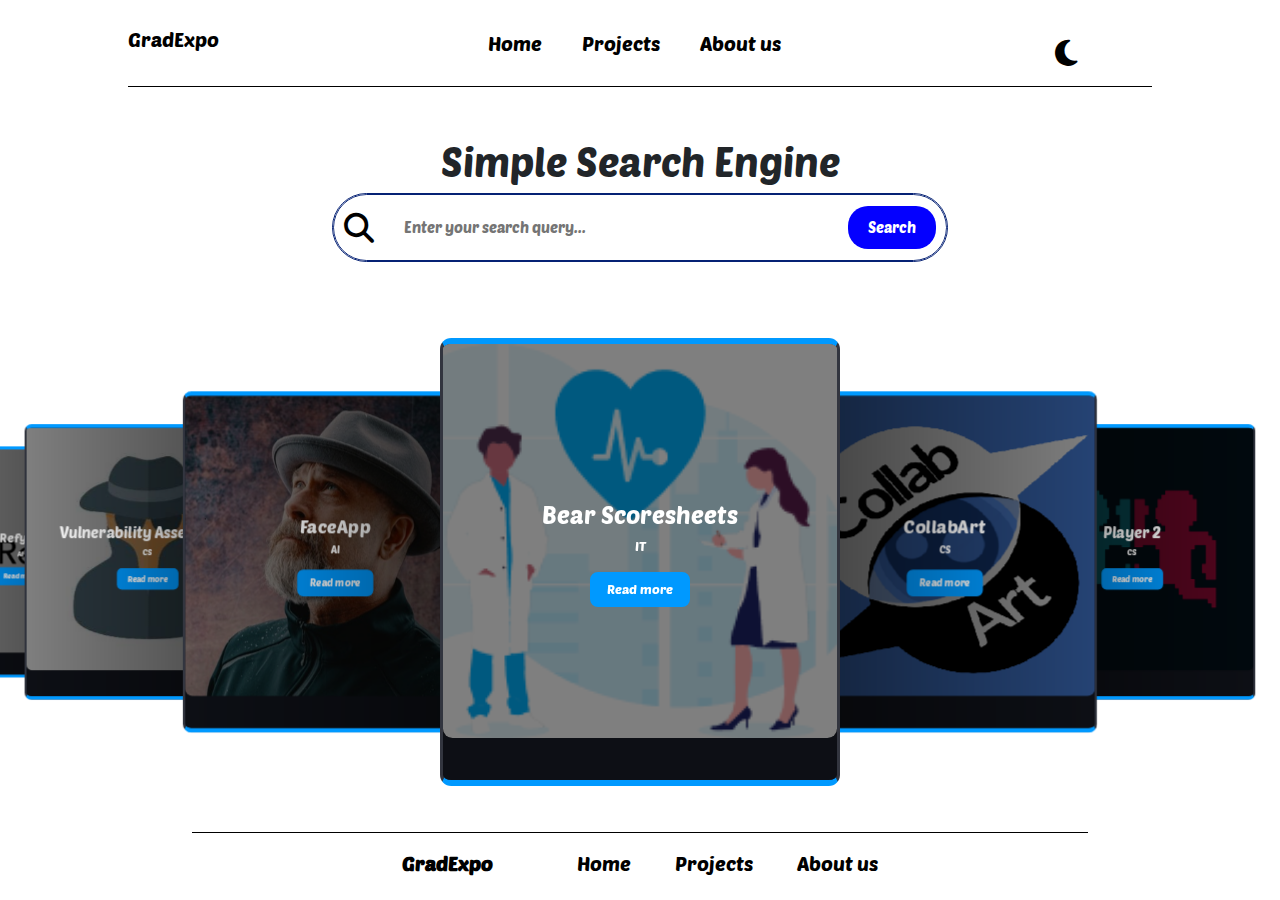
<file: GradExpo/Main/index.html>
<!DOCTYPE html>
<html lang="en">
<head>
    <meta charset="UTF-8">
    <meta name="viewport" content="width=device-width, initial-scale=1.0">
    <title>Home</title>
    <!-- fontawesome -->
    <link rel="stylesheet" href="./fontawesome/css/all.css">
    <!-- swiper css -->
    <link rel="stylesheet" href="./node_modules/swiper/swiper-bundle.min.css" />
    <!-- bootstrap -->
    <link href="https://cdn.jsdelivr.net/npm/bootstrap@5.3.3/dist/css/bootstrap.min.css" rel="stylesheet" integrity="sha384-QWTKZyjpPEjISv5WaRU9OFeRpok6YctnYmDr5pNlyT2bRjXh0JMhjY6hW+ALEwIH" crossorigin="anonymous">
    
    <!-- Script -->
<script  src="https://cdn.jsdelivr.net/npm/bootstrap@5.3.3/dist/js/bootstrap.bundle.min.js" integrity="sha384-YvpcrYf0tY3lHB60NNkmXc5s9fDVZLESaAA55NDzOxhy9GkcIdslK1eN7N6jIeHz" crossorigin="anonymous"></script>
    <!-- css -->
    <link rel="stylesheet" href="main.css">
    <link rel="preconnect" href="https://fonts.googleapis.com">
<link rel="preconnect" href="https://fonts.gstatic.com" crossorigin>
<link href="https://fonts.googleapis.com/css2?family=Poetsen+One&display=swap" rel="stylesheet">
</head>
<body>
<!-- NavBar Start  -->
<div class="design">

  <nav class="navbar">
  
    <h4 class="logo">GradExpo</h4>
    <div class="link">
      <div class="hide_links">
        <a  href="../Main/index.html" onmouseover="hover_a(this)" onmouseout="hover_link(this)" >Home</a>
      </div>
      <div class="hide_links">
      <a  href="../Projects/index.html" onmouseover="hover_a(this)" onmouseout="hover_link(this)">Projects</a>
      </div>
      <div class="hide_links">
      <a  href="../About Us/About Us.html" onmouseover="hover_a(this)" onmouseout="hover_link(this)">About us</a>
      </div>
    </div>
  <div  class="dark_menu">
      <button onclick="change_theme()" id="theme"><i class="fas fa-moon"></i></button>
      <i class="fa-solid fa-bars hidden" onclick="show_sidebar()"></i>
  </div>
</nav>

</div>
  <div class="sidebar">
      <div class="top">
          <h4 class="logo1">GradExpo</h4>
          <i class="fa-solid fa-xmark" onclick="hide_sidebar()"></i>
      </div>
      <div class="links">
          <a  href="../Main/index.html" onmouseover="hover_a(this)" onmouseout="hover_link(this)">Home</a>
          <a  href="../Projects/index.html" onmouseover="hover_a(this)" onmouseout="hover_link(this)">Projects</a>
          <a  href="../About Us/About Us.html" onmouseover="hover_a(this)" onmouseout="hover_link(this)">About us</a>
      </div>  
    </div>


<!-- NavBar End  -->

    <!-- Search Bar Start  -->
    <div class="container">
        <h1>Simple Search Engine</h1>
        <div class="search-container">
            <!-- Search icon entity -->
            <form id="Search_Form" class="search-container">
            <div class="search-icon"><i class="fa-solid fa-magnifying-glass"></i></div>
            <input type="text" id="searchInput" placeholder="Enter your search query...">
            <button class="searchButton" onclick="search()">Search</button>
          </form>
        </div>
        <!-- <ul id="searchResults"></ul> -->
        <!-- we need to customize th search result -->
    </div>
    <!-- featured projects -->
    <section class="collection">
        <div class="swiper mySwiper">
          <div class="swiper-wrapper">
        <div class="content swiper-slide">
          <img src="Images/BearScoresheets.png" alt=""style="background-color: rgba(0,0,0,0.5); color:white">
          <div class="text-content mask justify-content-center d-flex flex-column text-center">  
                        <h4 class="text-white">Bear Scoresheets</h4>
                        <p class="m-0 text-white"> IT</p>
                        <button class="btn btn-primary" onclick="window.open('../Project/Bear Scoresheets.html','_self')">Read more</button>
          </div>
        </div>
        <div class="content swiper-slide">
            <img src="Images/CollabArt.png" alt=""style="background-color: rgba(0,0,0,0.5); color:white">
            <div class="text-content mask justify-content-center d-flex flex-column text-center">  
                          <h4 class="text-white">CollabArt</h4>
                          <p class="m-0 text-white">CS</p>
              <button class="btn btn-primary" onclick="window.open('../Project/CollabArt.html','_self')">Read more</button>
          </div>
        </div>
        <div class="content swiper-slide">
            <img src="Images/player2.png" alt=""style="background-color: rgba(0,0,0,0.5); color:white">
            <div class="text-content mask justify-content-center d-flex flex-column text-center">  
                          <h4 class="text-white">Player 2</h4>
                          <p class="m-0 text-white">CS</p>
                          <button class="btn btn-primary" onclick="window.open('../Project/Player 2.html','_self')">Read more</button>
          </div>
        </div>
        <div class="content swiper-slide">
            <img src="Images/refyne.png" alt=""style="background-color: rgba(0,0,0,0.5); color:white">
            <div class="text-content mask justify-content-center d-flex flex-column text-center">  
                          <h4 class="text-white">Refyne</h4>
                          <p class="m-0 text-white">AI</p>
                          <button class="btn btn-primary" onclick="window.open('../Project/Refyne.html','_self')">Read more</button>
          </div>
        </div>
        <div class="content swiper-slide">
            <img src="Images/VulnerabilityAssessment.jpg" alt=""style="background-color: rgba(0,0,0,0.5); color:white">
            <div class="text-content mask justify-content-center d-flex flex-column text-center">  
                          <h4 class="text-white">Vulnerability Assessment</h4>
                          <p class="m-0 text-white">CS</p>
                          <button class="btn btn-primary" onclick="window.open('../Project/Vulnerability Assessment.html','_self')">Read more</button>
          </div>
        </div>
        <div class="content swiper-slide">
            <img src="Images/img-1.jpg" alt=""style="background-color: rgba(0,0,0,0.5); color:white">
            <div class="text-content mask justify-content-center d-flex flex-column text-center">  
                          <h4 class="text-white">FaceApp</h4>
                          <p class="m-0 text-white">AI</p>
                          <button class="btn btn-primary">Read more</button>
          </div>
        </div>
        </div>
        </div>
      </section>

    <!-- Search Bar End  -->
    <!-- Footer Start -->
    <footer class="footer">
        <h4 class="Logo">GradExpo</h4>
        <a  href="#Home" onmouseover="hover_a(this)" onmouseout="hover_link(this)">Home</a>
        <a  href="../Projects/index.html" onmouseover="hover_a(this)" onmouseout="hover_link(this)">Projects</a>
        <a  href="../About Us/About Us.html" onmouseover="hover_a(this)" onmouseout="hover_link(this)">About us</a>
        <!-- <img src="facebook.png" alt=""> -->
        <!-- <img src="twitter.png" alt=""> -->
        <!-- <img src="linkedin.png" alt=""> -->
    </footer>
    <!-- freatured projects -->
    <!-- swiper js -->
    <script src="./node_modules/swiper/swiper-bundle.min.js"></script>
      <!-- end of featured projects -->
    <!-- Footer End  -->
    <script src="Js.js"></script>
    
</body>
</html>
</file>
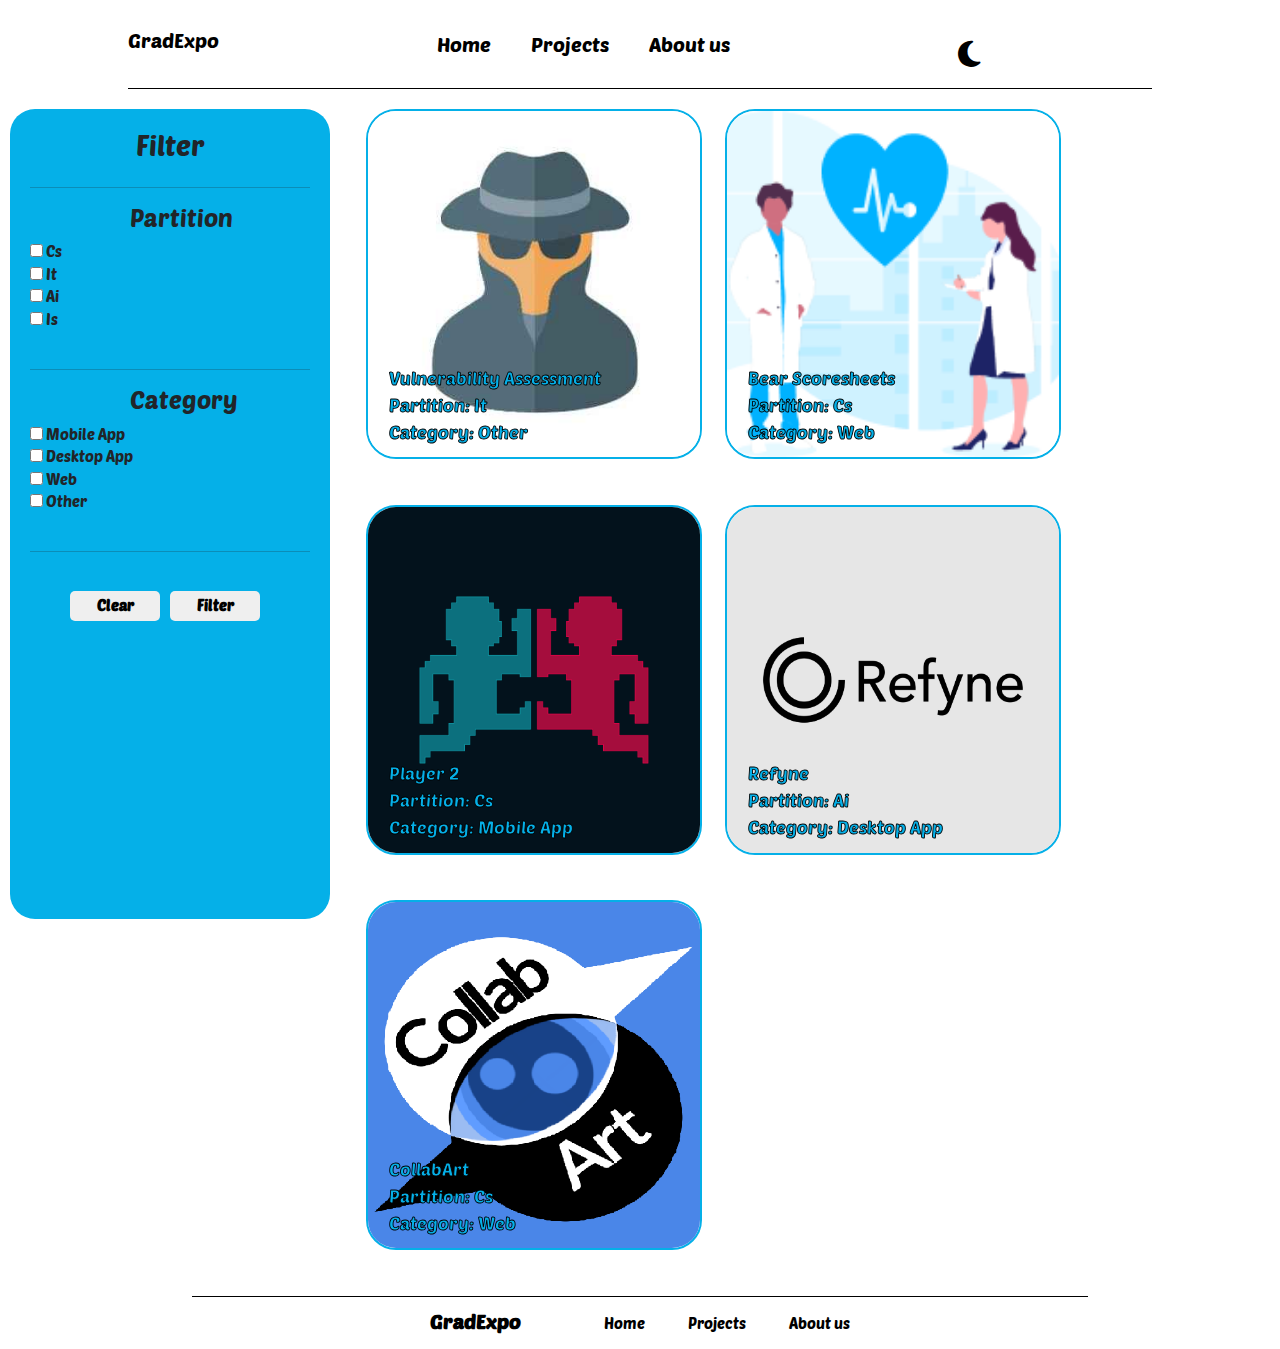
<file: GradExpo/Projects/index.html>
<!DOCTYPE html>
<html lang="en">
<head>
    <meta charset="UTF-8">
    <meta name="viewport" content="width=device-width, initial-scale=1.0">
    <link rel="preconnect" href="https://fonts.googleapis.com">
    <link rel="preconnect" href="https://fonts.gstatic.com" crossorigin>
    <link href="https://fonts.googleapis.com/css2?family=Poetsen+One&display=swap" rel="stylesheet">
    <link rel="stylesheet" href="./bootstrap/bootstrap.min.css">

    <!-- fontawesome -->
    <link rel="stylesheet" href="./fontawesome/css/all.css">
    <link rel="stylesheet" href="Style.css">
    <title>Projects</title>

</head>
<body>
<!-- NavBar Start  -->
<div class="design">

    <nav class="navbar">
    
      <h4 class="logo">GradExpo</h4>
      <div class="link">
        <div class="hide_links">
          <a  href="../Main/index.html" onmouseover="hover_a(this)" onmouseout="hover_link(this)" >Home</a>
        </div>
        <div class="hide_links">
        <a  href="../Projects/index.html" onmouseover="hover_a(this)" onmouseout="hover_link(this)">Projects</a>
        </div>
        <div class="hide_links">
        <a  href="../About Us/About Us.html" onmouseover="hover_a(this)" onmouseout="hover_link(this)">About us</a>
        </div>
      </div>
      <div  class="dark_menu">
        <button class="FiltrB" onclick="show_sideFilter()" id="FBtn"><i class="fa-solid fa-filter"></i></button>
        <button onclick="change_theme()" id="theme"><i class="fas fa-moon"></i></button>
        <i class="fa-solid fa-bars hidden" onclick="show_sidebar()"></i>
    </div>
  </nav>
  
  </div>
    <div class="sidebar">
        <div class="top">
            <h4 class="logo1">GradExpo</h4>
            <i class="fa-solid fa-xmark" onclick="hide_sidebar()"></i>
        </div>
        <div class="links">
            <a  href="../Main/index.html" onmouseover="hover_a(this)" onmouseout="hover_link(this)">Home</a>
            <a  href="../Projects/index.html" onmouseover="hover_a(this)" onmouseout="hover_link(this)">Projects</a>
            <a  href="../About Us/About Us.html" onmouseover="hover_a(this)" onmouseout="hover_link(this)">About us</a>
        </div>  
      </div>
  
  
  <!-- NavBar End  -->

<!-- Filter Start -->
<div class="Filter">
    <div class="filter-content">
        <div class="ttl"><h3>Filter</h3></div>
        <hr>
        <!-- Form Start -->
        <form id="filterForm" class="filterForm">
            <!-- Partitions Filter  -->
            <div class="ttl"><h4>Partition</h4></div>
            <input type="checkbox" name="Part" value="Cs" id="C_S"> <label for="C_S">Cs</label>
            <br>
            <input type="checkbox" name="Part" value="It" id="I_T"> <label for="I_T">It</label>
            <br>
            <input type="checkbox" name="Part" value="Ai" id="A_I"> <label for="A_I">Ai</label>
            <br>
            <input type="checkbox" name="Part" value="Is" id="I_S"> <label for="I_S">Is</label>
            <br><br>
            <hr>
            <!-- Category Filter -->
            <div class="ttl"><h4>Category</h4></div>
            <input type="checkbox" name="Category" value="Mobile App" id="Ma"> <label for="Ma">Mobile App</label>
            <br>
            <input type="checkbox" name="Category" value="Desktop App" id="Da"> <label for="Da">Desktop App</label>
            <br>
            <input type="checkbox" name="Category" value="Web" id="Web"> <label for="Web">Web</label>
            <br>
            <input type="checkbox" name="Category" value="Other" id="Other"> <label for="Other">Other</label>
            <!-- <input type="radio" name="Category" value="All" id="All"> <label for="All">All</label> -->
            <br><br>
            <hr>
            <br>
            <!-- Buttons -->
            <div class="ttl">
            <input type="reset" name="reset" value="Clear" class="Filter-Button" id="clr">
            <input type="submit" name="submit" value="Filter" class="Filter-Button" id="flr">
            </div>
        </form>
        <!-- Form End -->
    </div>
</div>
<!-- Filter End -->
<!-- SideFltr -->
<div class="SideFltr">
    <div class="Side-filter-content">
        <div class="ttl"><h3>Filter</h3>
            <button class="FiltrB" onclick="hide_sideFilter()" id="FBtn_2"><i class="fa-solid fa-filter"></i></button>
        </div>
        <hr>
        <!-- Form Start -->
        <form id="filterForm_2">
            <!-- Partitions Filter  -->
            <div class="ttl"><h4>Partition</h4></div>
            <input type="checkbox" name="Part" value="Cs" id="C_S_2"> <label for="C_S_2">Cs</label>
            <br>
            <input type="checkbox" name="Part" value="It" id="I_T_2"> <label for="I_T_2">It</label>
            <br>
            <input type="checkbox" name="Part" value="Ai" id="A_I_2"> <label for="A_I_2">Ai</label>
            <br>
            <input type="checkbox" name="Part" value="Is" id="I_S_2"> <label for="I_S_2">Is</label>
            <br><br>
            <hr>
            <!-- Category Filter -->
            <div class="ttl"><h4>Category</h4></div>
            <input type="checkbox" name="Category" value="Mobile App" id="Ma_2"> <label for="Ma_2">Mobile App</label>
            <br>
            <input type="checkbox" name="Category" value="Desktop App" id="Da_2"> <label for="Da_2">Desktop App</label>
            <br>
            <input type="checkbox" name="Category" value="Web" id="Web_2"> <label for="Web_2">Web</label>
            <br>
            <input type="checkbox" name="Category" value="Other" id="Other_2"> <label for="Other_2">Other</label>
            <!-- <input type="radio" name="Category" value="All" id="All"> <label for="All">All</label> -->
            <br><br>
            <hr>
            <br>
            <!-- Buttons -->
            <div class="ttl">
            <input type="reset" name="reset" value="Clear" class="Filter-Button" id="clr">
            <input type="submit" name="submit" value="Filter" class="Filter-Button" id="flr">
            </div>
        </form>
        <!-- Form End -->
    </div>
</div>




<!-- Projects Start -->
<div class="Projects-container row" id="projectsContainer">
    <!-- Project 1 -->
    <div class="Project col-md-6" data-partition="It" data-category="Other">
        <img src="Images/VulnerabilityAssessment.jpg" alt="img" class="img">
        <div class="project-description">
            <p>Vulnerability Assessment</p>
            <p>Partition: It</p>
            <p>Category: Other</p>
        </div>
        <div class="cover">
            <button class="mid" type="button" onclick="window.open('../Project/Vulnerability Assessment.html','_self')">More</button>
        </div>
    </div>
    <!-- Project 2 -->
    <div class="Project col-md-6" data-partition="Cs" data-category="Web">
        <img src="Images/BearScoresheets.png" alt="img" class="img">
        <div class="project-description">
            <p>Bear Scoresheets</p>
            <p>Partition: Cs</p>
            <p>Category: Web</p>
        </div>
        <div class="cover">
            <button class="mid" type="button" onclick="window.open('../project/Bear Scoresheets.html','_self')">More</button>
        </div>
    </div>
    <!-- Project 3 -->
    <div class="Project col-md-6" data-partition="Cs" data-category="Mobile App">
        <img src="Images/player2.png" alt="img" class="img">
        <div class="project-description">
            <p>Player 2</p>
            <p>Partition: Cs</p>
            <p>Category: Mobile App</p>
        </div>
        <div class="cover">
            <button class="mid" type="button" onclick="window.open('../project/Player 2.html','_self')">More</button>
        </div>
    </div>
    <!-- Project 4 -->
    <div class="Project col-md-6" data-partition="Ai" data-category="Desktop App">
        <img src="Images/refyne.png" alt="img" class="img">
        <div class="project-description">
            <p>Refyne</p>
            <p>Partition: Ai</p>
            <p>Category: Desktop App</p>
        </div>
        <div class="cover">
            <button class="mid" type="button" onclick="window.open('../project/Refyne.html','_self')">More</button>
        </div>
    </div>
    <!-- Project 5 -->
    <div class="Project col-md-6" data-partition="Cs" data-category="Web">
        <img src="Images/CollabArt.png" alt="img" class="img">
        <div class="project-description">
            <p>CollabArt</p>
            <p>Partition: Cs</p>
            <p>Category: Web</p>
        </div>
        <div class="cover">
            <button class="mid" type="button" onclick="window.open('../project/CollabArt.html','_self')">More</button>
        </div>
    </div>
    <!-- Add more Project divs with appropriate data-partition and data-category attributes -->
</div>
<!-- Projects End -->
<!-- Footer Start -->
<footer class="footer">
    <h4 class="Logo">GradExpo</h4>
    <a  href="../Main/index.html" onmouseover="hover_a(this)" onmouseout="hover_link(this)">Home</a>
    <a  href="../Projects/index.html" onmouseover="hover_a(this)" onmouseout="hover_link(this)">Projects</a>
    <a  href="../About Us/About Us.html" onmouseover="hover_a(this)" onmouseout="hover_link(this)">About us</a>
    <!-- <img src="facebook.png" alt=""> -->
    <!-- <img src="twitter.png" alt=""> -->
    <!-- <img src="linkedin.png" alt=""> -->
</footer>
<script src="script.js"></script>



</body>
</html>
</file>
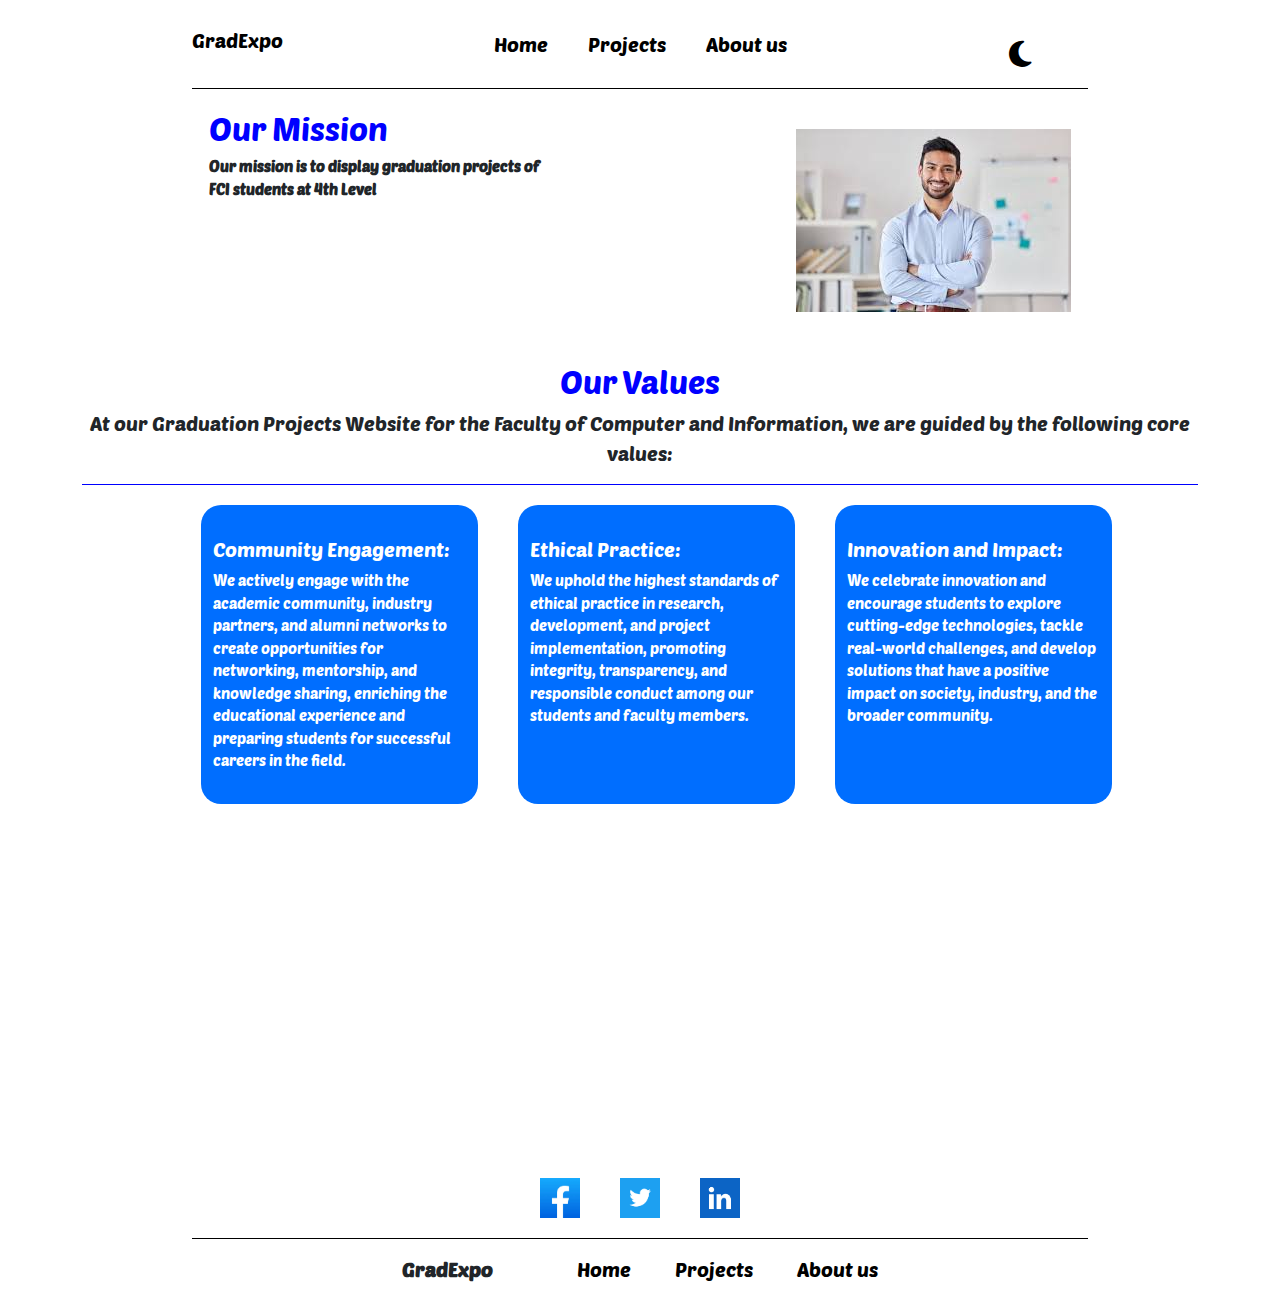
<file: GradExpo/About Us/About Us.html>
<!DOCTYPE html>
<html lang="en">
<head>
    <meta charset="UTF-8">
    <meta name="viewport" content="width=device-width, initial-scale=1.0">
    <!-- fontawesome -->
    <link rel="stylesheet" href="./fontawesome/css/all.css">
    <link rel="preconnect" href="https://fonts.googleapis.com">
<link rel="preconnect" href="https://fonts.gstatic.com" crossorigin>
<link href="https://fonts.googleapis.com/css2?family=Poetsen+One&display=swap" rel="stylesheet">
    <link rel="stylesheet" href="About Us.css">
    <link rel="stylesheet" href="../Project/bootstrap/bootstrap.min.css">
    <!-- FONT -->
    <link rel="preconnect" href="https://fonts.googleapis.com">
    <link rel="preconnect" href="https://fonts.gstatic.com" crossorigin>
    <link href="https://fonts.googleapis.com/css2?family=Poetsen+One&display=swap" rel="stylesheet">
    <title>About Us</title>
</head>
<body>
<!-- NavBar Start  -->
<div class="design">
    <nav class="navbar">
    
        <h4 class="logo">GradExpo</h4>
        <div class="link">
          <div class="hide_links">
            <a  href="../Main/index.html" onmouseover="hover_a(this)" onmouseout="hover_link(this)" >Home</a>
          </div>
          <div class="hide_links">
          <a  href="../Projects/index.html" onmouseover="hover_a(this)" onmouseout="hover_link(this)">Projects</a>
          </div>
          <div class="hide_links">
          <a  href="../About Us/About Us.html" onmouseover="hover_a(this)" onmouseout="hover_link(this)">About us</a>
          </div>
        </div>
       <div  class="dark_menu">
           <button onclick="change_theme()" id="theme"><i class="fas fa-moon"></i></button>
           <i class="fa-solid fa-bars hidden" onclick="show_sidebar()"></i>
       </div>
    </nav>
    
</div>

    <div class="sidebar">
        <div class="top">
            <h4 class="logo1">GradExpo</h4>
            <i class="fa-solid fa-xmark" onclick="hide_sidebar()"></i>
        </div>
        <div class="links">
            <a  href="../Main/index.html" onmouseover="hover_a(this)" onmouseout="hover_link(this)">Home</a>
            <a  href="../Projects/index.html" onmouseover="hover_a(this)" onmouseout="hover_link(this)">Projects</a>
            <a  href="../About Us/About Us.html" onmouseover="hover_a(this)" onmouseout="hover_link(this)">About us</a>
        </div>  
      </div>
   

<!-- NavBar End  -->
<div class="container">
    <section id="mission">
        <div class="left box">
            <h2>Our Mission</h2>
            <p><b>Our mission is to display graduation projects of FCI students at 4th Level</b> </p>
        </div>
        <div class="right box2" >
            <img src="Images/18816.jpg" alt="">
        </div>
    </section>
    <div id="values">
        <div class="title text-center fs-3">
            <h2>Our Values</h2>
            <p style=" font-family: 'Poetsen One', sans-serif;
            font-style: normal;
            font-size: 15px; font-size: 20px;">At our Graduation Projects Website for the Faculty of Computer and Information, we are guided by the following core values:</p>
        </div>
        <ul class="list_our_values row  d-flex justify-content-center">
    <!--  -->
    <li class="col-md-3 box "><h5>Community Engagement:</h5> We actively engage with the academic community, industry partners, and alumni networks to create opportunities for networking, mentorship, and knowledge sharing, enriching the educational experience and preparing students for successful careers in the field.</li>
    <li class="col-md-3 box "><h5>Ethical Practice:</h5> We uphold the highest standards of ethical practice in research, development, and project implementation, promoting integrity, transparency, and responsible conduct among our students and faculty members.</li>
    <li class="col-md-3 box "><h5>Innovation and Impact:</h5> We celebrate innovation and encourage students to explore cutting-edge technologies, tackle real-world challenges, and develop solutions that have a positive impact on society, industry, and the broader community.</li>
    <li class="col-md-3 box "><h5>Academic Excellence:</h5> We are committed to showcasing the highest standards of academic excellence, highlighting the innovative and impactful projects developed by students in the fields of computer science, information technology, and related disciplines.</li>
    <li class="col-md-3 box "><h5>Student Empowerment:</h5> We empower students to demonstrate their knowledge, skills, and creativity through their graduation projects, providing them with a platform to showcase their achievements and contribute to the advancement of their respective fields.</li>
    <li class="col-md-3 box "><h5>Professional Development:</h5> We support the professional development of students by facilitating interactions with industry professionals, encouraging collaboration on real-world projects, and fostering a learning environment that promotes practical skills and industry-relevant experiences.</li>
        </ul>
    </div>
</div>

<div class="links_aboutus">
<a href="#"><img src="Facebook.jpeg" alt="face" height="40px" width="40px"></a>
<a href="#"><img src="Twitter.png" height="40px" width="40px"></a>
<a href="#"><img src="Linkedin.png" height="40px" width="40px"></a>
</div>

<!-- Footer Start -->
<footer class="footer">
    <h4 class="Logo">GradExpo</h4>
    <a  href="../Main/index.html" onmouseover="hover_a(this)" onmouseout="hover_link(this)">Home</a>
    <a  href="../Projects/index.html" onmouseover="hover_a(this)" onmouseout="hover_link(this)">Projects</a>
    <a  href="../About Us/About Us.html" onmouseover="hover_a(this)" onmouseout="hover_link(this)">About us</a>
   
</footer>
<!-- Footer End  -->
<script src="script.js"></script>
<script>
    // animation for left side
   const boxes =document.querySelectorAll('.box');
   window.addEventListener('scroll',checkboxes);
   checkboxes();

   function checkboxes(){
    const triggerBottom = window.innerHeight / 5 * 3;
    boxes.forEach(box => {
      const boxTop = box.getBoundingClientRect().top;
      if(boxTop < triggerBottom){
        box.classList.add('show');
      }
      else{
        box.classList.remove('show');
      }
    });
   }
//    animation for img
   const rightBox = document.querySelector('.right');

window.addEventListener('scroll', checkRightBox);

function checkRightBox() {
    const triggerBottom = window.innerHeight / 5 * 3;
    const boxTop = rightBox.getBoundingClientRect().top;

    if (boxTop < triggerBottom) {
        rightBox.classList.add('show');
    } else {
        rightBox.classList.remove('show');
    }
}

checkRightBox(); // Initially check if the element is in view

</script>
</body>
</html>
</file>
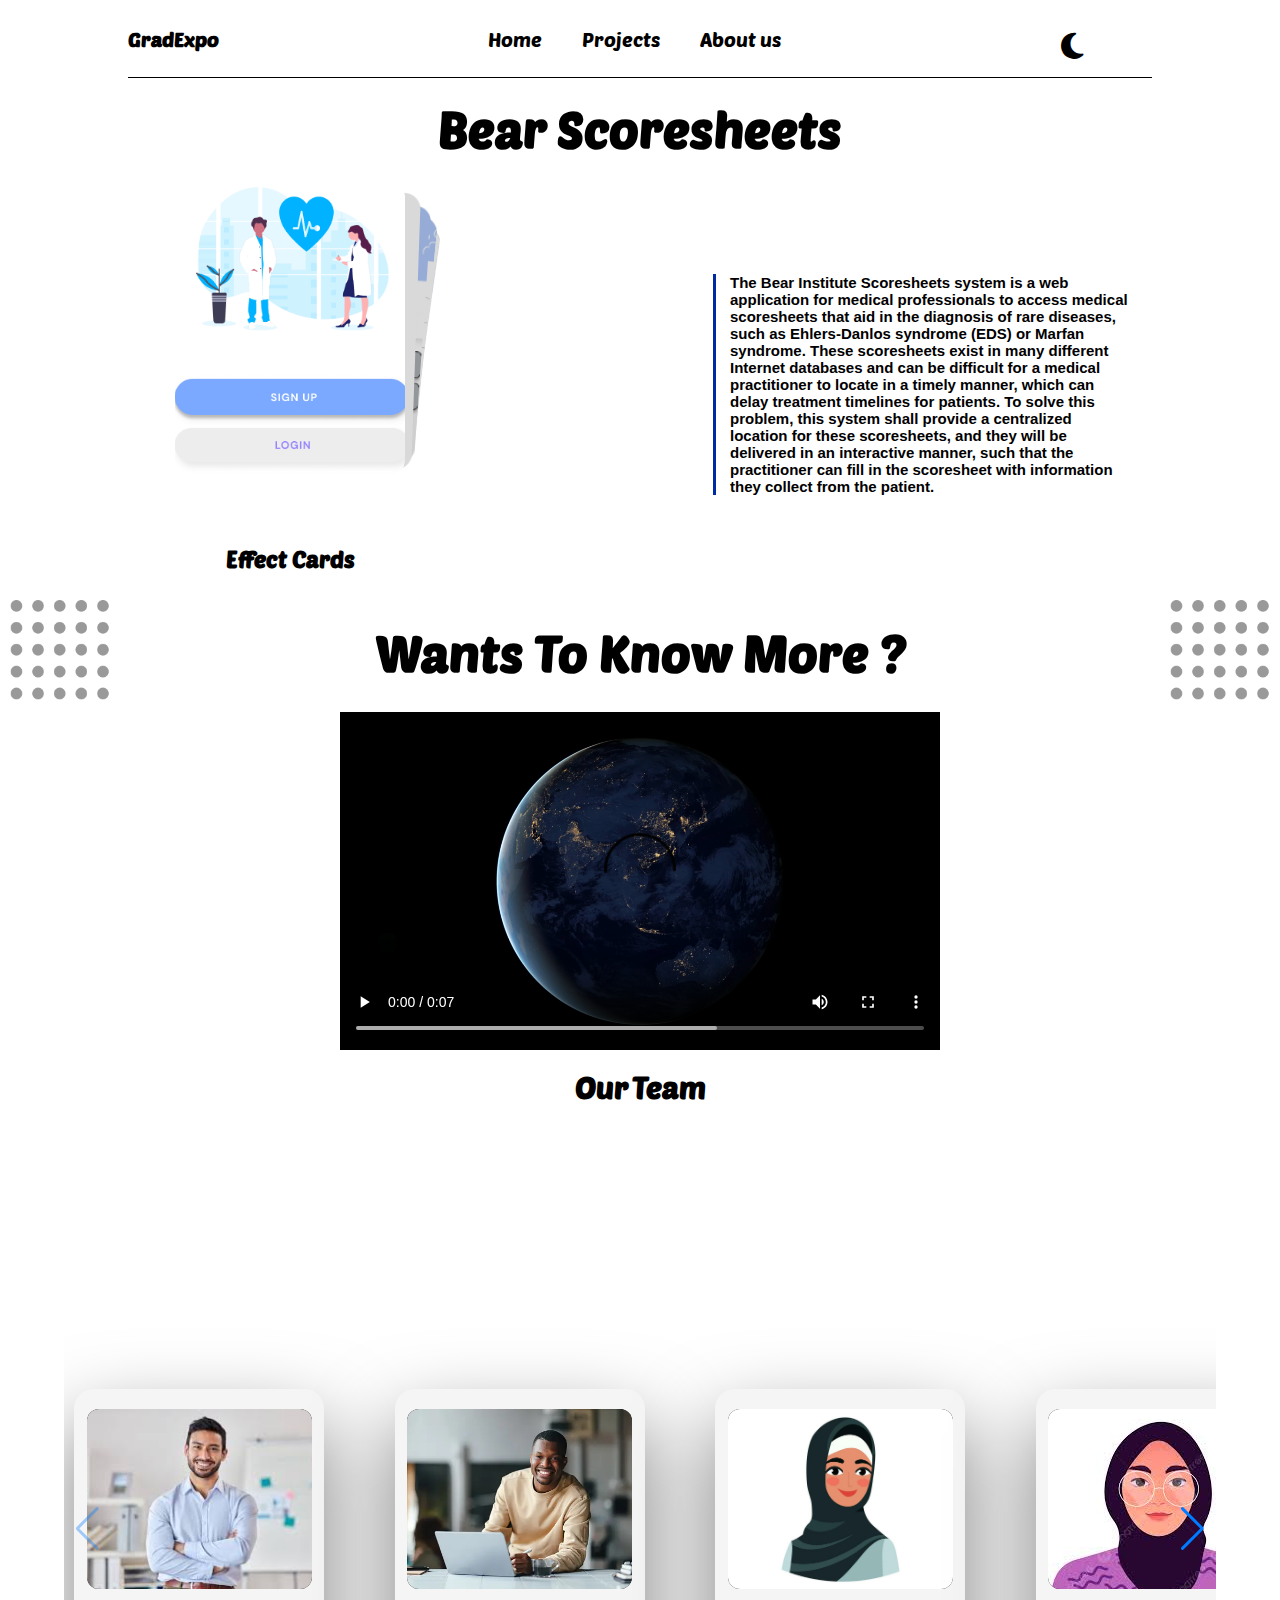
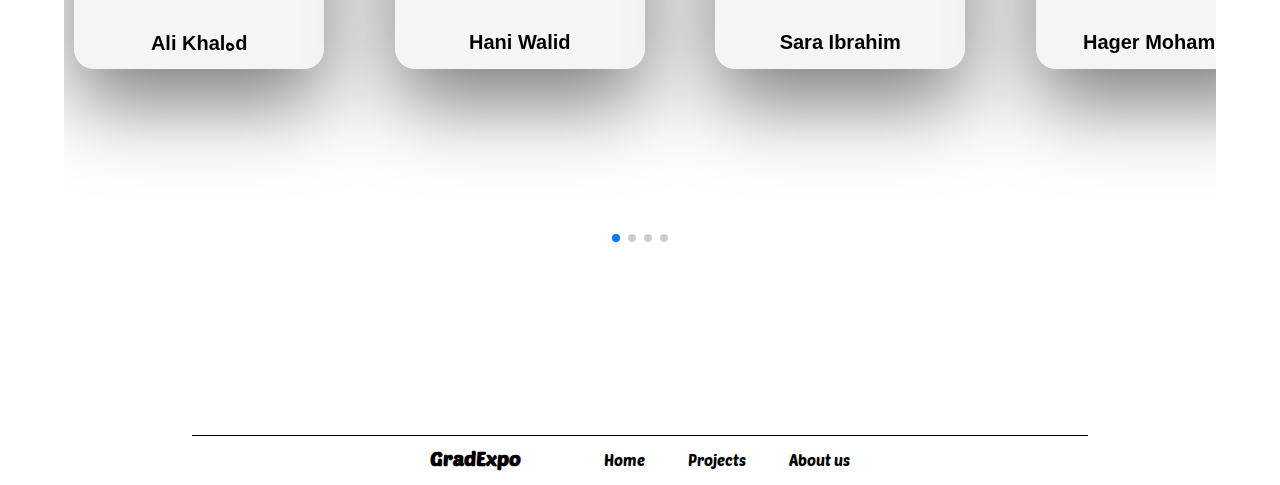
<file: GradExpo/Project/Bear Scoresheets.html>
<!DOCTYPE html>
<html lang="en">

<head>
    <meta charset="UTF-8" />
    <meta name="viewport" content="width=device-width, initial-scale=1.0" />
    <title>Bear Scoresheets</title>
    <link rel="stylesheet" href="./fontawesome/css/all.css" />
    <!-- font -->
    <link rel="preconnect" href="https://fonts.googleapis.com" />
    <link rel="preconnect" href="https://fonts.gstatic.com" crossorigin />
    <link
    href="https://fonts.googleapis.com/css2?family=Bebas+Neue&family=Lato:ital,wght@0,100;0,300;0,400;0,700;0,900;1,100;1,300;1,400;1,700;1,900&display=swap"
    rel="stylesheet" />
    <!-- swiper -->
    <link rel="stylesheet" href="./node_modules/swiper/swiper-bundle.min.css" />
    <link rel="preconnect" href="https://fonts.googleapis.com">
<link rel="preconnect" href="https://fonts.gstatic.com" crossorigin>
<link href="https://fonts.googleapis.com/css2?family=Poetsen+One&display=swap" rel="stylesheet">
    <link rel="stylesheet" href="style.css" />
<!-- bootstrap -->
<!-- <link rel="stylesheet" href="./bootstrap/bootstrap.min.css"> -->
<style>
        /* swiper */
        html,
        body {
            position: relative;
            height: 100%;
        }
        /* body {
            position: relative;
            height: 100%;
        } */

        
    </style>
</head>

<body>
    <div id="bear scoresheets"></div>
<!-- NavBar Start  -->
<div class="design">

    <nav class="navbar">
    
      <h4 class="logo">GradExpo</h4>
      <div class="link">
        <div class="hide_links">
          <a  href="../Main/index.html" onmouseover="hover_a(this)" onmouseout="hover_link(this)" >Home</a>
        </div>
        <div class="hide_links">
        <a  href="../Projects/index.html" onmouseover="hover_a(this)" onmouseout="hover_link(this)">Projects</a>
        </div>
        <div class="hide_links">
        <a  href="../About Us/About Us.html" onmouseover="hover_a(this)" onmouseout="hover_link(this)">About us</a>
        </div>
      </div>
    <div  class="dark_menu">
        <button onclick="change_theme()" id="theme"><i class="fas fa-moon"></i></button>
        <i class="fa-solid fa-bars hidden" onclick="show_sidebar()"></i>
    </div>
  </nav>
  
  </div>
    <div class="sidebar">
        <div class="top">
            <h4 class="logo1">GradExpo</h4>
            <i class="fa-solid fa-xmark" onclick="hide_sidebar()"></i>
        </div>
        <div class="links_sidebar">
            <a  href="../Main/index.html" onmouseover="hover_a(this)" onmouseout="hover_link(this)">Home</a>
            <a  href="../Projects/index.html" onmouseover="hover_a(this)" onmouseout="hover_link(this)">Projects</a>
            <a  href="../About Us/About Us.html" onmouseover="hover_a(this)" onmouseout="hover_link(this)">About us</a>
        </div>  
      </div>
  
  
  <!-- NavBar End  -->
    <!-- end of it -->
    <h1 style="text-align: center; margin:20px; font-size: 50px;" id="name_pro">Bear Scoresheets</h1>
    <!-- main-content  -->
    <div class="section1">
        <!-- swiper for photos -->

        <div class="swiper_photos">
            <div class="container">
                <div class="swiper Slider-container">
                    <div class="swiper-wrapper">
                        <div class="swiper-slide">
                            <img src="Images/img1.png" alt="Slide Image" />
                        </div>
                        <div class="swiper-slide">
                            <img src="Images/img2.png" alt="Slide Image" />
                        </div>
                        <div class="swiper-slide">
                            <img src="Images/img3.png" alt="Slide Image" />
                        </div>
                        <div class="swiper-slide">
                            <img src="Images/img4.png" alt="Slide Image" />
                        </div>
                        <div class="swiper-slide">
                            <img src="Images/img1.png" alt="Slide Image" />
                        </div>
                        <div class="swiper-slide">
                            <img src="Images/img2.png" alt="Slide Image" />
                        </div>
                        <div class="swiper-slide">
                            <img src="Images/img3.png" alt="Slide Image" />
                        </div>
                    </div>
                </div>
                <h2 class="heading">Effect Cards</h2>
            </div>
        </div>
        <div class="idea_point" id="idea-point">
            <!-- <h1 class="name_idea">Core Idea</h1> -->

            <div class="idea">
                The Bear Institute Scoresheets system is a web application for medical professionals to access medical
                scoresheets that
                aid in the diagnosis of rare diseases, such as Ehlers-Danlos syndrome (EDS) or Marfan syndrome. These
                scoresheets exist
                in many different Internet databases and can be difficult for a medical practitioner to locate in a
                timely manner, which
                can delay treatment timelines for patients. To solve this problem, this system shall provide a
                centralized location for
                these scoresheets, and they will be delivered in an interactive manner, such that the practitioner can
                fill in the
                scoresheet with information they collect from the patient.
            </div>
        </div>

    </div>

    <h2 class="more">Wants To Know More ?</h2>
    <div class="section2">
        <div class="video">
            <video width="600px" autoplay controls loop>
                <source src="Images/file_example_MP4_1280.mp4">
            </video>
        </div>
        <div class="figure-1">
            <img src="Images/dots-icon.png" alt="">
        </div>
        <div class="figure-2">
            <img src="Images/dots-icon.png" alt="">
        </div>
    </div>




    <!-- swiper -->
    <!-- <div class="main-swiper"> -->
    <h2 style="text-align: center; margin-top:20px; font-size: 30px; font-weight: bold;">Our Team</h2>
    <div class="team">
        <div class="swiper mySwiper">
            <div class="swiper-wrapper">
                <div class="swiper-slide">
                    <div class="card">
                        <div class="imgbox">
                            <img src="Images/18816.jpg" alt="" />
                        </div>
                        <div class="content">
                            <h1>Ali Khalهd</h1>
                            <p>HI i'm frontend developer and graghic designer for 4+years</p>
                            <div class="links">
                                <i class="fab fa-facebook"></i>
                                <i class="fab fa-linkedin"></i>
                                <i class="fas fa-phone"></i>
                            </div>
                        </div>
                    </div>
                </div>
                <div class="swiper-slide">
                    <div class="card">
                        <div class="imgbox">
                            <img src="Images/188161.jpg" alt="" />
                        </div>
                        <div class="content">
                            <h1>Hani Walid</h1>
                            <p>HI i'm frontend developer and graghic designer for 4+years</p>
                            <div class="links">
                                <i class="fab fa-facebook"></i>
                                <i class="fab fa-linkedin"></i>
                                <i class="fas fa-phone"></i>
                            </div>
                        </div>
                    </div>
                </div>
                <div class="swiper-slide">
                    <div class="card">
                        <div class="imgbox">
                            <img src="Images/188162.jpg" alt="" />
                        </div>
                        <div class="content">
                            <h1>Sara Ibrahim</h1>
                            <p>HI i'm frontend developer and graghic designer for 4+years</p>
                            <div class="links">
                                <i class="fab fa-facebook"></i>
                                <i class="fab fa-linkedin"></i>
                                <i class="fas fa-phone"></i>
                            </div>
                        </div>
                    </div>
                </div>
                <div class="swiper-slide">
                    <div class="card">
                        <div class="imgbox">
                            <img src="Images/188163.jpg" alt="" />
                        </div>
                        <div class="content">
                            <h1>Hager Mohamed</h1>
                            <p>HI i'm frontend developer and graghic designer for 4+years</p>
                            <div class="links">
                                <i class="fab fa-facebook"></i>
                                <i class="fab fa-linkedin"></i>
                                <i class="fas fa-phone"></i>
                            </div>
                        </div>
                    </div>
                </div>
                <div class="swiper-slide">
                    <div class="card">
                        <div class="imgbox">
                            <img src="Images/188166.jpg" alt="" />
                        </div>
                        <div class="content">
                            <h1>khadija Ali</h1>
                            <p>HI i'm frontend developer and graghic designer for 4+years</p>
                            <div class="links">
                                <i class="fab fa-facebook"></i>
                                <i class="fab fa-linkedin"></i>
                                <i class="fas fa-phone"></i>
                            </div>
                        </div>
                    </div>
                </div>
                <div class="swiper-slide">
                    <div class="card">
                        <div class="imgbox">
                            <img src="Images/188164.jpg" alt="" />
                        </div>
                        <div class="content">
                            <h1>Wail Mohamed</h1>
                            <p>HI i'm frontend developer and graghic designer for 4+years</p>
                            <div class="links">
                                <i class="fab fa-facebook"></i>
                                <i class="fab fa-linkedin"></i>
                                <i class="fas fa-phone"></i>
                            </div>
                        </div>
                    </div>
                </div>
                <div class="swiper-slide">
                    <div class="card">
                        <div class="imgbox">
                            <img src="Images/188165.jpg" alt="" />
                        </div>
                        <div class="content">
                            <h1>Marwan Ali</h1>
                            <p>HI i'm frontend developer and graghic designer for 4+years</p>
                            <div class="links">
                                <i class="fab fa-facebook"></i>
                                <i class="fab fa-linkedin"></i>
                                <i class="fas fa-phone"></i>
                            </div>
                        </div>
                    </div>
                </div>
            </div>
            <div class="swiper-button-next"></div>
            <div class="swiper-button-prev"></div>
            <div class="autoplay-progress">
                <div class="swiper-pagination"></div>
            </div>
        </div>
    </div>
        <!-- <footer class="footer" ">
            <p class="Logo">logo</p>
            <a  href="#Home">Home</a>
            <a  href="../Projects/index.html">Projects</a>
            <a  href="#sponsor">Sponsor</a>
            <a  href="../About Us/index.html">About us</a>

        </footer> -->
        
            <footer class="footer">
                <h4>GradExpo</h4>
                    <a  href="../Main/index.html" onmouseover="hover_a(this)" onmouseout="hover_link(this)">Home</a>
                    <a  href="../Projects/index.html" onmouseover="hover_a(this)" onmouseout="hover_link(this)">Projects</a>
                    <a  href="../About Us/About Us.html" onmouseover="hover_a(this)" onmouseout="hover_link(this)">About us</a>
            </footer>
        

        <!-- <script src="./bootstrap/bootstrap.bundle.min.js"></script> -->
        <script src="./node_modules/swiper/swiper-bundle.min.js"></script>

        <script src="script.js"></script>
</body>

</html>
</file>
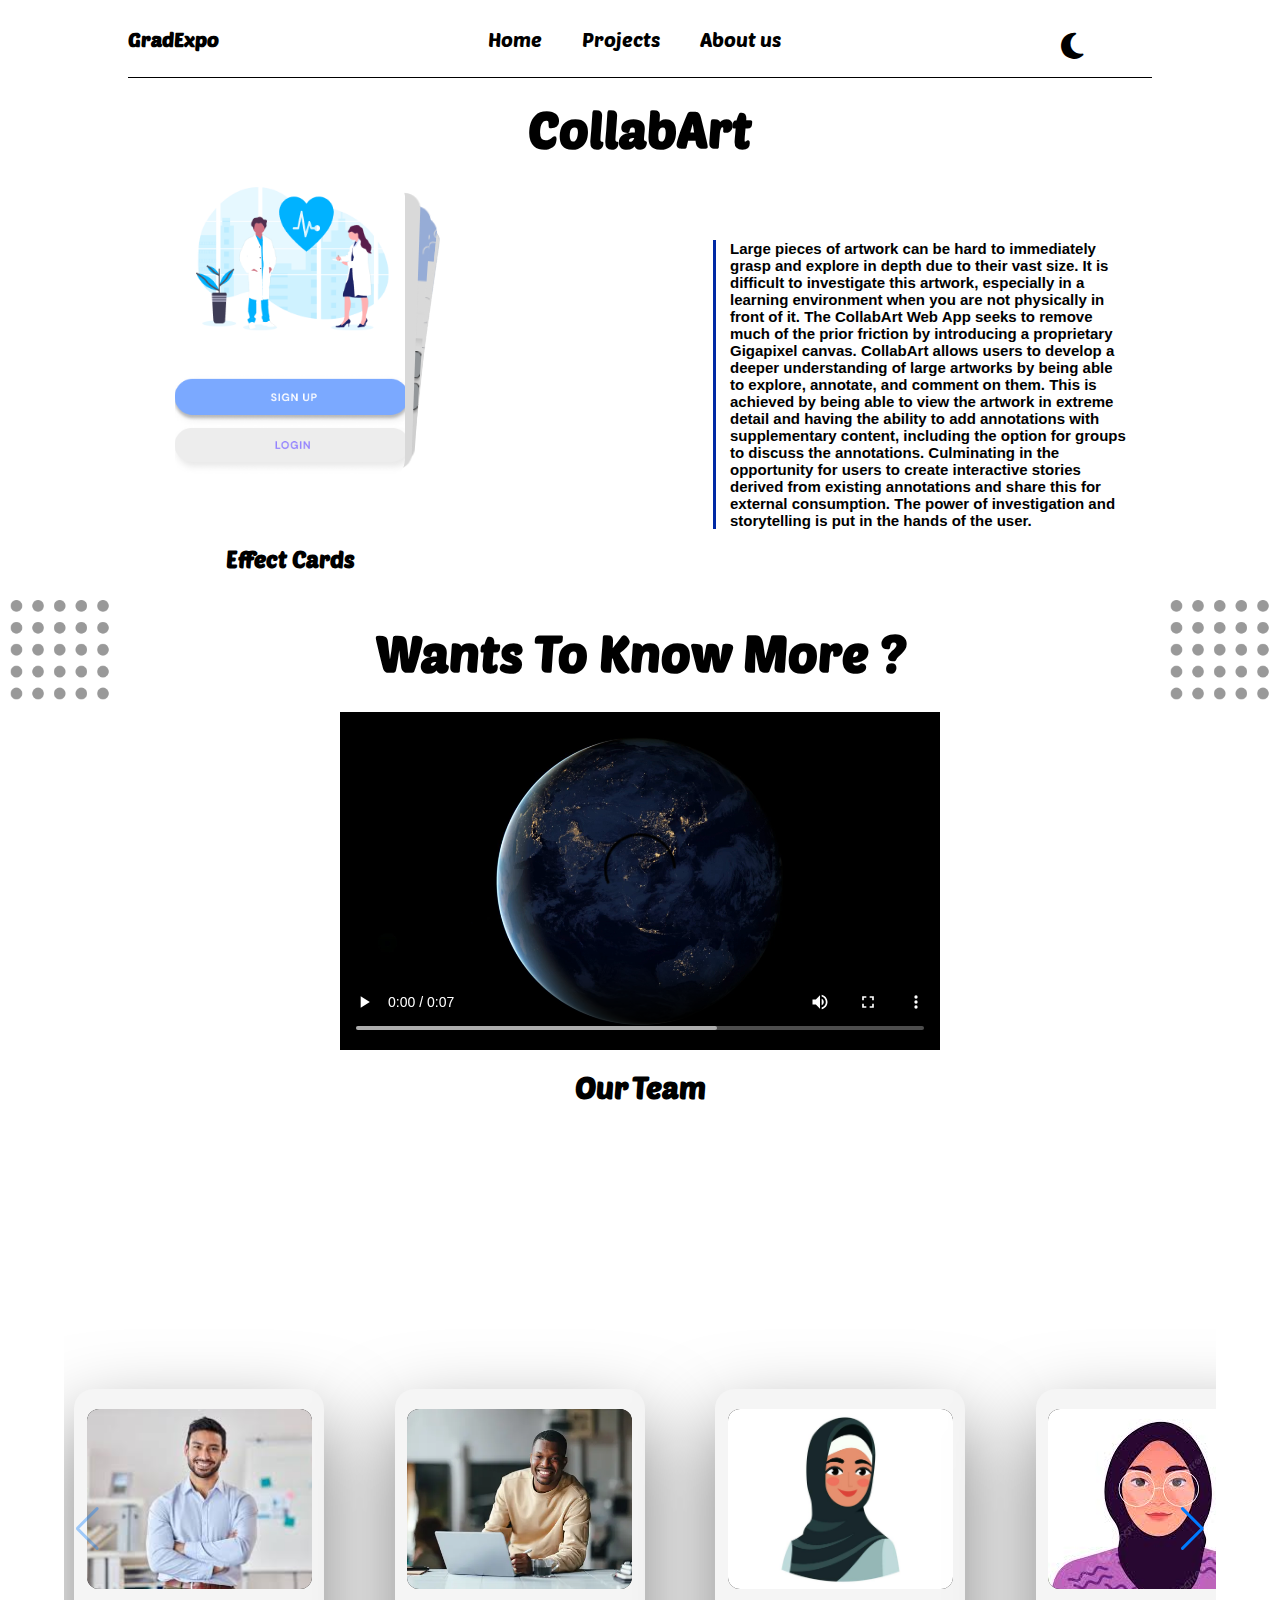
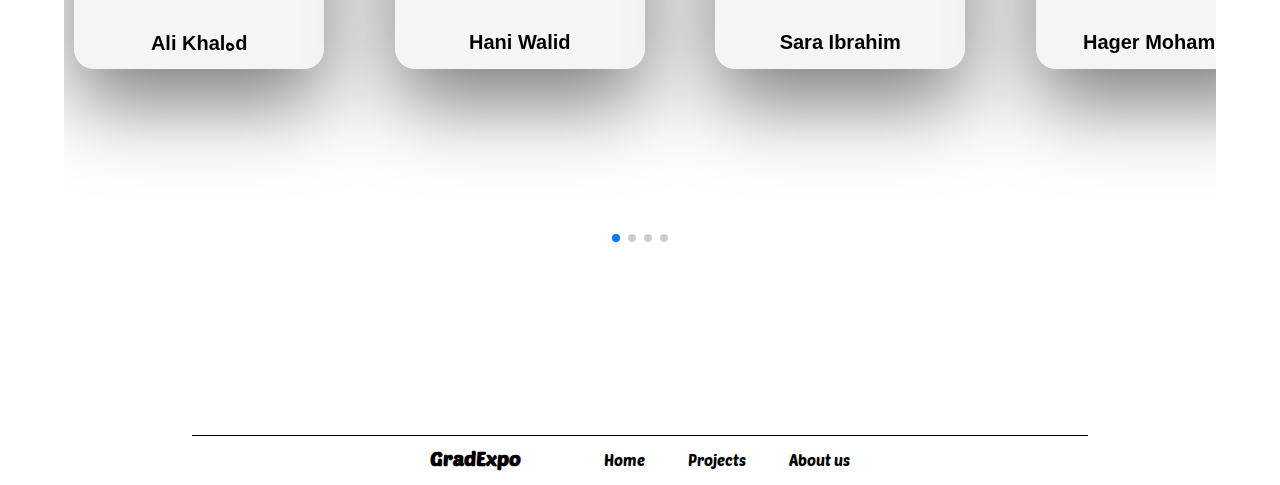
<file: GradExpo/Project/CollabArt.html>
<!DOCTYPE html>
<html lang="en">

<head>
    <meta charset="UTF-8" />
    <meta name="viewport" content="width=device-width, initial-scale=1.0" />
    <title>CollabArt</title>
    <link rel="stylesheet" href="./fontawesome/css/all.css" />
    <!-- font -->
    <link rel="preconnect" href="https://fonts.googleapis.com" />
    <link rel="preconnect" href="https://fonts.gstatic.com" crossorigin />
    <link
    href="https://fonts.googleapis.com/css2?family=Bebas+Neue&family=Lato:ital,wght@0,100;0,300;0,400;0,700;0,900;1,100;1,300;1,400;1,700;1,900&display=swap"
    rel="stylesheet" />
    <!-- swiper -->
    <link rel="stylesheet" href="./node_modules/swiper/swiper-bundle.min.css" />
    <link rel="preconnect" href="https://fonts.googleapis.com">
<link rel="preconnect" href="https://fonts.gstatic.com" crossorigin>
<link href="https://fonts.googleapis.com/css2?family=Poetsen+One&display=swap" rel="stylesheet">
    <link rel="stylesheet" href="style.css" />
<!-- bootstrap -->
<!-- <link rel="stylesheet" href="./bootstrap/bootstrap.min.css"> -->
<style>
        /* swiper */
        html,
        body {
            position: relative;
            height: 100%;
        }
        /* body {
            position: relative;
            height: 100%;
        } */

        
    </style>
</head>

<body>
    <div id="collabart"></div>
<!-- NavBar Start  -->
<div class="design">

    <nav class="navbar">
    
      <h4 class="logo">GradExpo</h4>
      <div class="link">
        <div class="hide_links">
          <a  href="../Main/index.html" onmouseover="hover_a(this)" onmouseout="hover_link(this)" >Home</a>
        </div>
        <div class="hide_links">
        <a  href="../Projects/index.html" onmouseover="hover_a(this)" onmouseout="hover_link(this)">Projects</a>
        </div>
        <div class="hide_links">
        <a  href="../About Us/About Us.html" onmouseover="hover_a(this)" onmouseout="hover_link(this)">About us</a>
        </div>
      </div>
    <div  class="dark_menu">
        <button onclick="change_theme()" id="theme"><i class="fas fa-moon"></i></button>
        <i class="fa-solid fa-bars hidden" onclick="show_sidebar()"></i>
    </div>
  </nav>
  
  </div>
    <div class="sidebar">
        <div class="top">
            <h4 class="logo1">GradExpo</h4>
            <i class="fa-solid fa-xmark" onclick="hide_sidebar()"></i>
        </div>
        <div class="links_sidebar">
            <a  href="../Main/index.html" onmouseover="hover_a(this)" onmouseout="hover_link(this)">Home</a>
            <a  href="../Projects/index.html" onmouseover="hover_a(this)" onmouseout="hover_link(this)">Projects</a>
            <a  href="../About Us/About Us.html" onmouseover="hover_a(this)" onmouseout="hover_link(this)">About us</a>
        </div>  
      </div>
  
  
  <!-- NavBar End  -->
    <!-- end of it -->
    <h1 style="text-align: center; margin:20px; font-size: 50px;" id="name_pro">CollabArt</h1>
    <!-- main-content  -->
    <div class="section1">
        <!-- swiper for photos -->

        <div class="swiper_photos">
            <div class="container">
                <div class="swiper Slider-container">
                    <div class="swiper-wrapper">
                        <div class="swiper-slide">
                            <img src="Images/img1.png" alt="Slide Image" />
                        </div>
                        <div class="swiper-slide">
                            <img src="Images/img2.png" alt="Slide Image" />
                        </div>
                        <div class="swiper-slide">
                            <img src="Images/img3.png" alt="Slide Image" />
                        </div>
                        <div class="swiper-slide">
                            <img src="Images/img4.png" alt="Slide Image" />
                        </div>
                        <div class="swiper-slide">
                            <img src="Images/img1.png" alt="Slide Image" />
                        </div>
                        <div class="swiper-slide">
                            <img src="Images/img2.png" alt="Slide Image" />
                        </div>
                        <div class="swiper-slide">
                            <img src="Images/img3.png" alt="Slide Image" />
                        </div>
                    </div>
                </div>
                <h2 class="heading">Effect Cards</h2>
            </div>
        </div>
        <div class="idea_point" id="idea-point">
            <!-- <h1 class="name_idea">Core Idea</h1> -->

            <div class="idea">
                Large pieces of artwork can be hard to immediately grasp and explore in depth due to their vast size. It
                is difficult to
                investigate this artwork, especially in a learning environment when you are not physically in front of
                it. The CollabArt
                Web App seeks to remove much of the prior friction by introducing a proprietary Gigapixel canvas.
                CollabArt allows users
                to develop a deeper understanding of large artworks by being able to explore, annotate, and comment on
                them. This is
                achieved by being able to view the artwork in extreme detail and having the ability to add annotations
                with
                supplementary content, including the option for groups to discuss the annotations. Culminating in the
                opportunity for
                users to create interactive stories derived from existing annotations and share this for external
                consumption. The power
                of investigation and storytelling is put in the hands of the user.
            </div>
        </div>

    </div>

    <h2 class="more">Wants To Know More ?</h2>
    <div class="section2">
        <div class="video">
            <video width="600px" autoplay controls loop>
                <source src="Images/file_example_MP4_1280.mp4">
            </video>
        </div>
        <div class="figure-1">
            <img src="Images/dots-icon.png" alt="">
        </div>
        <div class="figure-2">
            <img src="Images/dots-icon.png" alt="">
        </div>
    </div>




    <!-- swiper -->
    <!-- <div class="main-swiper"> -->
    <h2 style="text-align: center; margin-top:20px; font-size: 30px; font-weight: bold;">Our Team</h2>
    <div class="team">
        <div class="swiper mySwiper">
            <div class="swiper-wrapper">
                <div class="swiper-slide">
                    <div class="card">
                        <div class="imgbox">
                            <img src="Images/18816.jpg" alt="" />
                        </div>
                        <div class="content">
                            <h1>Ali Khalهd</h1>
                            <p>HI i'm frontend developer and graghic designer for 4+years</p>
                            <div class="links">
                                <i class="fab fa-facebook"></i>
                                <i class="fab fa-linkedin"></i>
                                <i class="fas fa-phone"></i>
                            </div>
                        </div>
                    </div>
                </div>
                <div class="swiper-slide">
                    <div class="card">
                        <div class="imgbox">
                            <img src="Images/188161.jpg" alt="" />
                        </div>
                        <div class="content">
                            <h1>Hani Walid</h1>
                            <p>HI i'm frontend developer and graghic designer for 4+years</p>
                            <div class="links">
                                <i class="fab fa-facebook"></i>
                                <i class="fab fa-linkedin"></i>
                                <i class="fas fa-phone"></i>
                            </div>
                        </div>
                    </div>
                </div>
                <div class="swiper-slide">
                    <div class="card">
                        <div class="imgbox">
                            <img src="Images/188162.jpg" alt="" />
                        </div>
                        <div class="content">
                            <h1>Sara Ibrahim</h1>
                            <p>HI i'm frontend developer and graghic designer for 4+years</p>
                            <div class="links">
                                <i class="fab fa-facebook"></i>
                                <i class="fab fa-linkedin"></i>
                                <i class="fas fa-phone"></i>
                            </div>
                        </div>
                    </div>
                </div>
                <div class="swiper-slide">
                    <div class="card">
                        <div class="imgbox">
                            <img src="Images/188163.jpg" alt="" />
                        </div>
                        <div class="content">
                            <h1>Hager Mohamed</h1>
                            <p>HI i'm frontend developer and graghic designer for 4+years</p>
                            <div class="links">
                                <i class="fab fa-facebook"></i>
                                <i class="fab fa-linkedin"></i>
                                <i class="fas fa-phone"></i>
                            </div>
                        </div>
                    </div>
                </div>
                <div class="swiper-slide">
                    <div class="card">
                        <div class="imgbox">
                            <img src="Images/188166.jpg" alt="" />
                        </div>
                        <div class="content">
                            <h1>khadija Ali</h1>
                            <p>HI i'm frontend developer and graghic designer for 4+years</p>
                            <div class="links">
                                <i class="fab fa-facebook"></i>
                                <i class="fab fa-linkedin"></i>
                                <i class="fas fa-phone"></i>
                            </div>
                        </div>
                    </div>
                </div>
                <div class="swiper-slide">
                    <div class="card">
                        <div class="imgbox">
                            <img src="Images/188164.jpg" alt="" />
                        </div>
                        <div class="content">
                            <h1>Wail Mohamed</h1>
                            <p>HI i'm frontend developer and graghic designer for 4+years</p>
                            <div class="links">
                                <i class="fab fa-facebook"></i>
                                <i class="fab fa-linkedin"></i>
                                <i class="fas fa-phone"></i>
                            </div>
                        </div>
                    </div>
                </div>
                <div class="swiper-slide">
                    <div class="card">
                        <div class="imgbox">
                            <img src="Images/188165.jpg" alt="" />
                        </div>
                        <div class="content">
                            <h1>Marwan Ali</h1>
                            <p>HI i'm frontend developer and graghic designer for 4+years</p>
                            <div class="links">
                                <i class="fab fa-facebook"></i>
                                <i class="fab fa-linkedin"></i>
                                <i class="fas fa-phone"></i>
                            </div>
                        </div>
                    </div>
                </div>
            </div>
            <div class="swiper-button-next"></div>
            <div class="swiper-button-prev"></div>
            <div class="autoplay-progress">
                <div class="swiper-pagination"></div>
            </div>
        </div>
    </div>
        <!-- <footer class="footer" ">
            <p class="Logo">logo</p>
            <a  href="#Home">Home</a>
            <a  href="../Projects/index.html">Projects</a>
            <a  href="#sponsor">Sponsor</a>
            <a  href="../About Us/index.html">About us</a>

        </footer> -->
        
            <footer class="footer">
                <h4>GradExpo</h4>
                    <a  href="../Main/index.html" onmouseover="hover_a(this)" onmouseout="hover_link(this)">Home</a>
                    <a  href="../Projects/index.html" onmouseover="hover_a(this)" onmouseout="hover_link(this)">Projects</a>
                    <a  href="../About Us/About Us.html" onmouseover="hover_a(this)" onmouseout="hover_link(this)">About us</a>
            </footer>
        

        <!-- <script src="./bootstrap/bootstrap.bundle.min.js"></script> -->
        <script src="./node_modules/swiper/swiper-bundle.min.js"></script>

        <script src="script.js"></script>
</body>

</html>
</file>
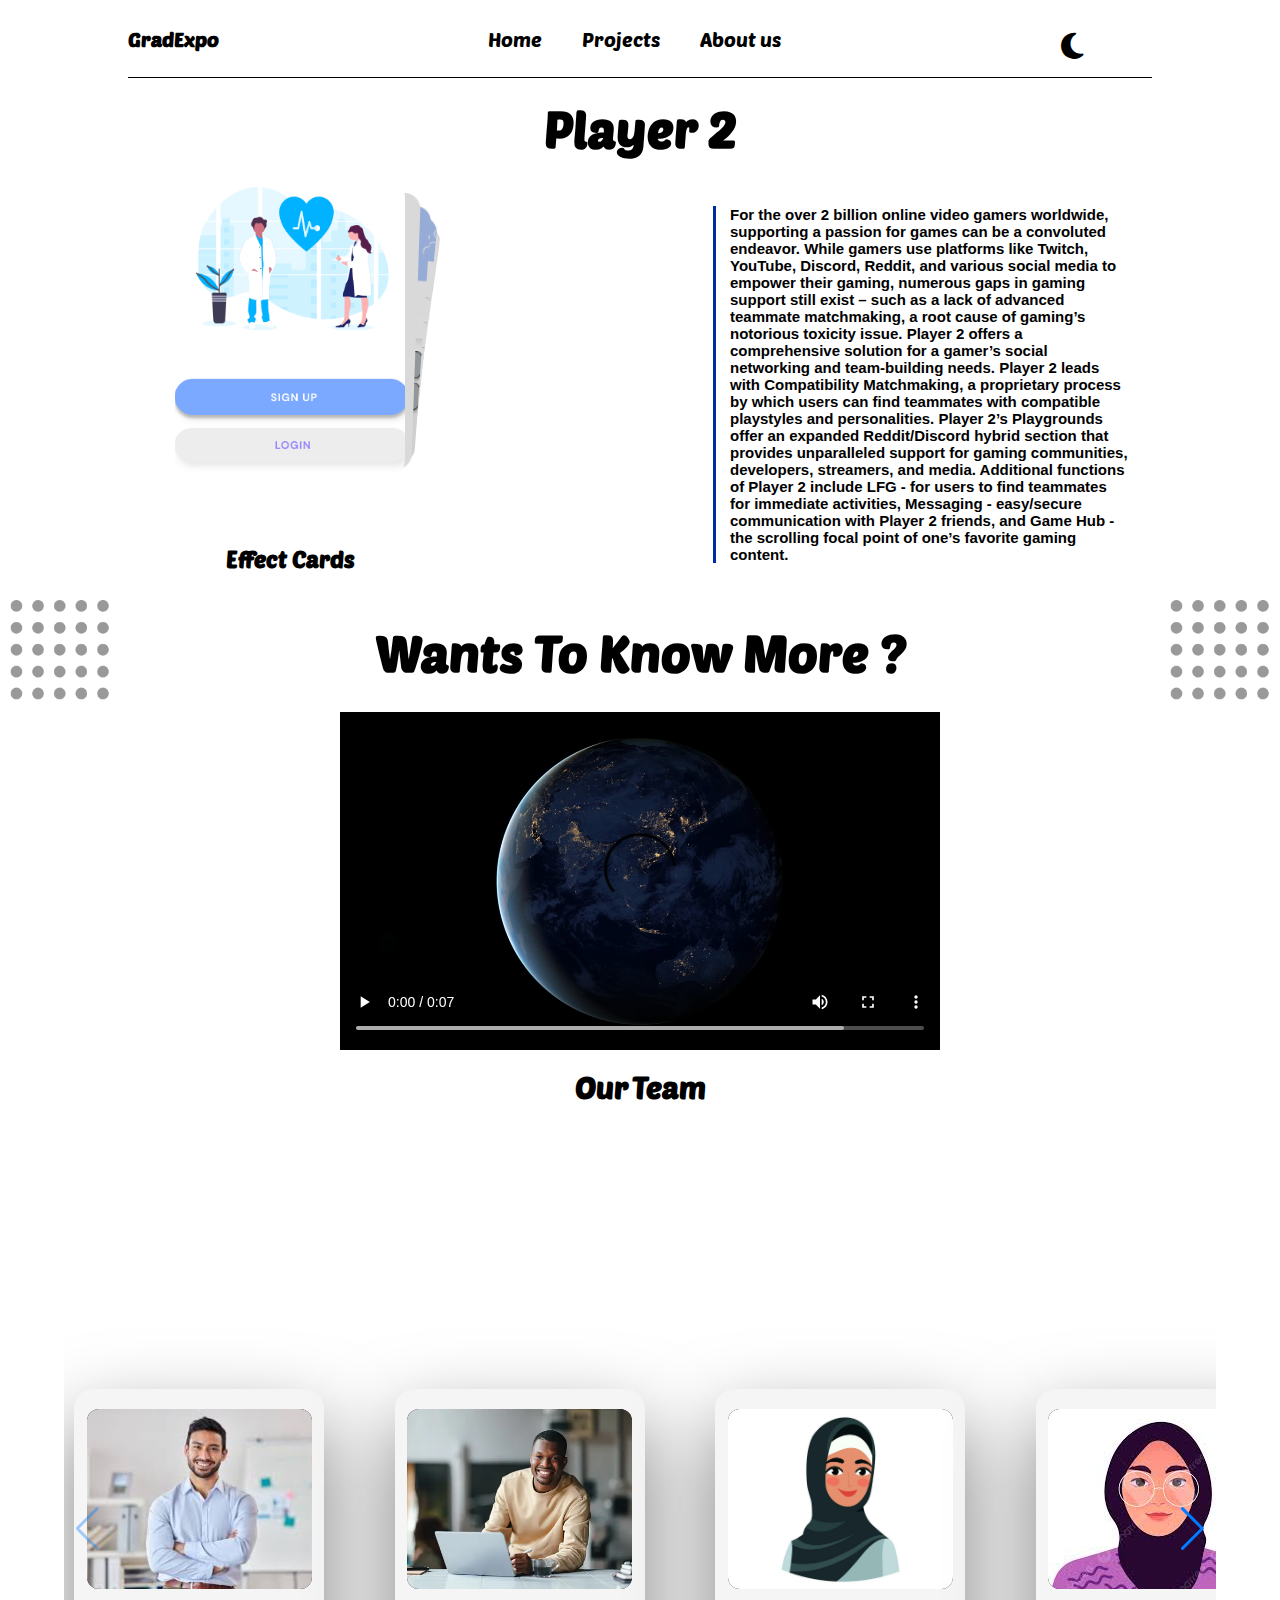
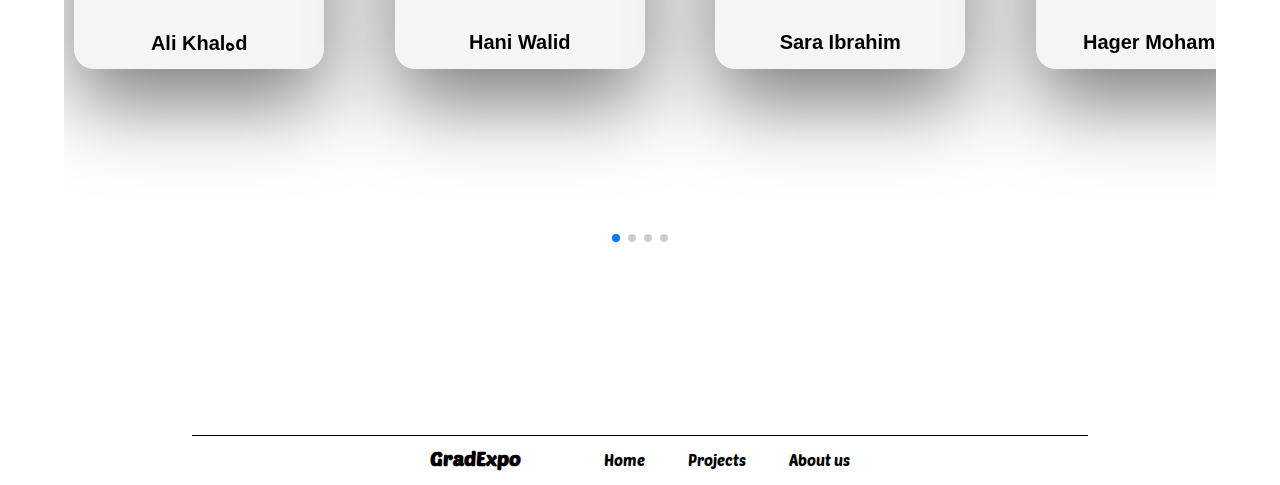
<file: GradExpo/Project/Player 2.html>
<!DOCTYPE html>
<html lang="en">

<head>
    <meta charset="UTF-8" />
    <meta name="viewport" content="width=device-width, initial-scale=1.0" />
    <title>Player 2</title>
    <link rel="stylesheet" href="./fontawesome/css/all.css" />
    <!-- font -->
    <link rel="preconnect" href="https://fonts.googleapis.com" />
    <link rel="preconnect" href="https://fonts.gstatic.com" crossorigin />
    <link
    href="https://fonts.googleapis.com/css2?family=Bebas+Neue&family=Lato:ital,wght@0,100;0,300;0,400;0,700;0,900;1,100;1,300;1,400;1,700;1,900&display=swap"
    rel="stylesheet" />
    <!-- swiper -->
    <link rel="stylesheet" href="./node_modules/swiper/swiper-bundle.min.css" />
    <link rel="preconnect" href="https://fonts.googleapis.com">
<link rel="preconnect" href="https://fonts.gstatic.com" crossorigin>
<link href="https://fonts.googleapis.com/css2?family=Poetsen+One&display=swap" rel="stylesheet">
    <link rel="stylesheet" href="style.css" />
<!-- bootstrap -->
<!-- <link rel="stylesheet" href="./bootstrap/bootstrap.min.css"> -->
<style>
        /* swiper */
        html,
        body {
            position: relative;
            height: 100%;
        }
        /* body {
            position: relative;
            height: 100%;
        } */

        
    </style>
</head>

<body>
    <div id="player 2"></div>
<!-- NavBar Start  -->
<div class="design">

    <nav class="navbar">
    
      <h4 class="logo">GradExpo</h4>
      <div class="link">
        <div class="hide_links">
          <a  href="../Main/index.html" onmouseover="hover_a(this)" onmouseout="hover_link(this)" >Home</a>
        </div>
        <div class="hide_links">
        <a  href="../Projects/index.html" onmouseover="hover_a(this)" onmouseout="hover_link(this)">Projects</a>
        </div>
        <div class="hide_links">
        <a  href="../About Us/About Us.html" onmouseover="hover_a(this)" onmouseout="hover_link(this)">About us</a>
        </div>
      </div>
    <div  class="dark_menu">
        <button onclick="change_theme()" id="theme"><i class="fas fa-moon"></i></button>
        <i class="fa-solid fa-bars hidden" onclick="show_sidebar()"></i>
    </div>
  </nav>
  
  </div>
    <div class="sidebar">
        <div class="top">
            <h4 class="logo1">GradExpo</h4>
            <i class="fa-solid fa-xmark" onclick="hide_sidebar()"></i>
        </div>
        <div class="links_sidebar">
            <a  href="../Main/index.html" onmouseover="hover_a(this)" onmouseout="hover_link(this)">Home</a>
            <a  href="../Projects/index.html" onmouseover="hover_a(this)" onmouseout="hover_link(this)">Projects</a>
            <a  href="../About Us/About Us.html" onmouseover="hover_a(this)" onmouseout="hover_link(this)">About us</a>
        </div>  
      </div>
  
  
  <!-- NavBar End  -->
    <!-- end of it -->
    <h1 style="text-align: center; margin:20px; font-size: 50px;" id="name_pro">Player 2</h1>
    <!-- main-content  -->
    <div class="section1">
        <!-- swiper for photos -->

        <div class="swiper_photos">
            <div class="container">
                <div class="swiper Slider-container">
                    <div class="swiper-wrapper">
                        <div class="swiper-slide">
                            <img src="Images/img1.png" alt="Slide Image" />
                        </div>
                        <div class="swiper-slide">
                            <img src="Images/img2.png" alt="Slide Image" />
                        </div>
                        <div class="swiper-slide">
                            <img src="Images/img3.png" alt="Slide Image" />
                        </div>
                        <div class="swiper-slide">
                            <img src="Images/img4.png" alt="Slide Image" />
                        </div>
                        <div class="swiper-slide">
                            <img src="Images/img1.png" alt="Slide Image" />
                        </div>
                        <div class="swiper-slide">
                            <img src="Images/img2.png" alt="Slide Image" />
                        </div>
                        <div class="swiper-slide">
                            <img src="Images/img3.png" alt="Slide Image" />
                        </div>
                    </div>
                </div>
                <h2 class="heading">Effect Cards</h2>
            </div>
        </div>
        <div class="idea_point" id="idea-point">
            <!-- <h1 class="name_idea">Core Idea</h1> -->

            <div class="idea">
                For the over 2 billion online video gamers worldwide, supporting a passion for games can be a convoluted
                endeavor. While
                gamers use platforms like Twitch, YouTube, Discord, Reddit, and various social media to empower their
                gaming, numerous
                gaps in gaming support still exist – such as a lack of advanced teammate matchmaking, a root cause of
                gaming’s notorious
                toxicity issue. Player 2 offers a comprehensive solution for a gamer’s social networking and
                team-building needs. Player
                2 leads with Compatibility Matchmaking, a proprietary process by which users can find teammates with
                compatible
                playstyles and personalities. Player 2’s Playgrounds offer an expanded Reddit/Discord hybrid section
                that provides
                unparalleled support for gaming communities, developers, streamers, and media. Additional functions of
                Player 2 include
                LFG - for users to find teammates for immediate activities, Messaging - easy/secure communication with
                Player 2 friends,
                and Game Hub - the scrolling focal point of one’s favorite gaming content.
            </div>
        </div>

    </div>

    <h2 class="more">Wants To Know More ?</h2>
    <div class="section2">
        <div class="video">
            <video width="600px" autoplay controls loop>
                <source src="Images/file_example_MP4_1280.mp4">
            </video>
        </div>
        <div class="figure-1">
            <img src="Images/dots-icon.png" alt="">
        </div>
        <div class="figure-2">
            <img src="Images/dots-icon.png" alt="">
        </div>
    </div>




    <!-- swiper -->
    <!-- <div class="main-swiper"> -->
    <h2 style="text-align: center; margin-top:20px; font-size: 30px; font-weight: bold;">Our Team</h2>
    <div class="team">
        <div class="swiper mySwiper">
            <div class="swiper-wrapper">
                <div class="swiper-slide">
                    <div class="card">
                        <div class="imgbox">
                            <img src="Images/18816.jpg" alt="" />
                        </div>
                        <div class="content">
                            <h1>Ali Khalهd</h1>
                            <p>HI i'm frontend developer and graghic designer for 4+years</p>
                            <div class="links">
                                <i class="fab fa-facebook"></i>
                                <i class="fab fa-linkedin"></i>
                                <i class="fas fa-phone"></i>
                            </div>
                        </div>
                    </div>
                </div>
                <div class="swiper-slide">
                    <div class="card">
                        <div class="imgbox">
                            <img src="Images/188161.jpg" alt="" />
                        </div>
                        <div class="content">
                            <h1>Hani Walid</h1>
                            <p>HI i'm frontend developer and graghic designer for 4+years</p>
                            <div class="links">
                                <i class="fab fa-facebook"></i>
                                <i class="fab fa-linkedin"></i>
                                <i class="fas fa-phone"></i>
                            </div>
                        </div>
                    </div>
                </div>
                <div class="swiper-slide">
                    <div class="card">
                        <div class="imgbox">
                            <img src="Images/188162.jpg" alt="" />
                        </div>
                        <div class="content">
                            <h1>Sara Ibrahim</h1>
                            <p>HI i'm frontend developer and graghic designer for 4+years</p>
                            <div class="links">
                                <i class="fab fa-facebook"></i>
                                <i class="fab fa-linkedin"></i>
                                <i class="fas fa-phone"></i>
                            </div>
                        </div>
                    </div>
                </div>
                <div class="swiper-slide">
                    <div class="card">
                        <div class="imgbox">
                            <img src="Images/188163.jpg" alt="" />
                        </div>
                        <div class="content">
                            <h1>Hager Mohamed</h1>
                            <p>HI i'm frontend developer and graghic designer for 4+years</p>
                            <div class="links">
                                <i class="fab fa-facebook"></i>
                                <i class="fab fa-linkedin"></i>
                                <i class="fas fa-phone"></i>
                            </div>
                        </div>
                    </div>
                </div>
                <div class="swiper-slide">
                    <div class="card">
                        <div class="imgbox">
                            <img src="Images/188166.jpg" alt="" />
                        </div>
                        <div class="content">
                            <h1>khadija Ali</h1>
                            <p>HI i'm frontend developer and graghic designer for 4+years</p>
                            <div class="links">
                                <i class="fab fa-facebook"></i>
                                <i class="fab fa-linkedin"></i>
                                <i class="fas fa-phone"></i>
                            </div>
                        </div>
                    </div>
                </div>
                <div class="swiper-slide">
                    <div class="card">
                        <div class="imgbox">
                            <img src="Images/188164.jpg" alt="" />
                        </div>
                        <div class="content">
                            <h1>Wail Mohamed</h1>
                            <p>HI i'm frontend developer and graghic designer for 4+years</p>
                            <div class="links">
                                <i class="fab fa-facebook"></i>
                                <i class="fab fa-linkedin"></i>
                                <i class="fas fa-phone"></i>
                            </div>
                        </div>
                    </div>
                </div>
                <div class="swiper-slide">
                    <div class="card">
                        <div class="imgbox">
                            <img src="Images/188165.jpg" alt="" />
                        </div>
                        <div class="content">
                            <h1>Marwan Ali</h1>
                            <p>HI i'm frontend developer and graghic designer for 4+years</p>
                            <div class="links">
                                <i class="fab fa-facebook"></i>
                                <i class="fab fa-linkedin"></i>
                                <i class="fas fa-phone"></i>
                            </div>
                        </div>
                    </div>
                </div>
            </div>
            <div class="swiper-button-next"></div>
            <div class="swiper-button-prev"></div>
            <div class="autoplay-progress">
                <div class="swiper-pagination"></div>
            </div>
        </div>
    </div>
        <!-- <footer class="footer" ">
            <p class="Logo">logo</p>
            <a  href="#Home">Home</a>
            <a  href="../Projects/index.html">Projects</a>
            <a  href="#sponsor">Sponsor</a>
            <a  href="../About Us/index.html">About us</a>

        </footer> -->
        
            <footer class="footer">
                <h4>GradExpo</h4>
                    <a  href="../Main/index.html" onmouseover="hover_a(this)" onmouseout="hover_link(this)">Home</a>
                    <a  href="../Projects/index.html" onmouseover="hover_a(this)" onmouseout="hover_link(this)">Projects</a>
                    <a  href="../About Us/About Us.html" onmouseover="hover_a(this)" onmouseout="hover_link(this)">About us</a>
            </footer>
        

        <!-- <script src="./bootstrap/bootstrap.bundle.min.js"></script> -->
        <script src="./node_modules/swiper/swiper-bundle.min.js"></script>

        <script src="script.js"></script>
</body>

</html>
</file>
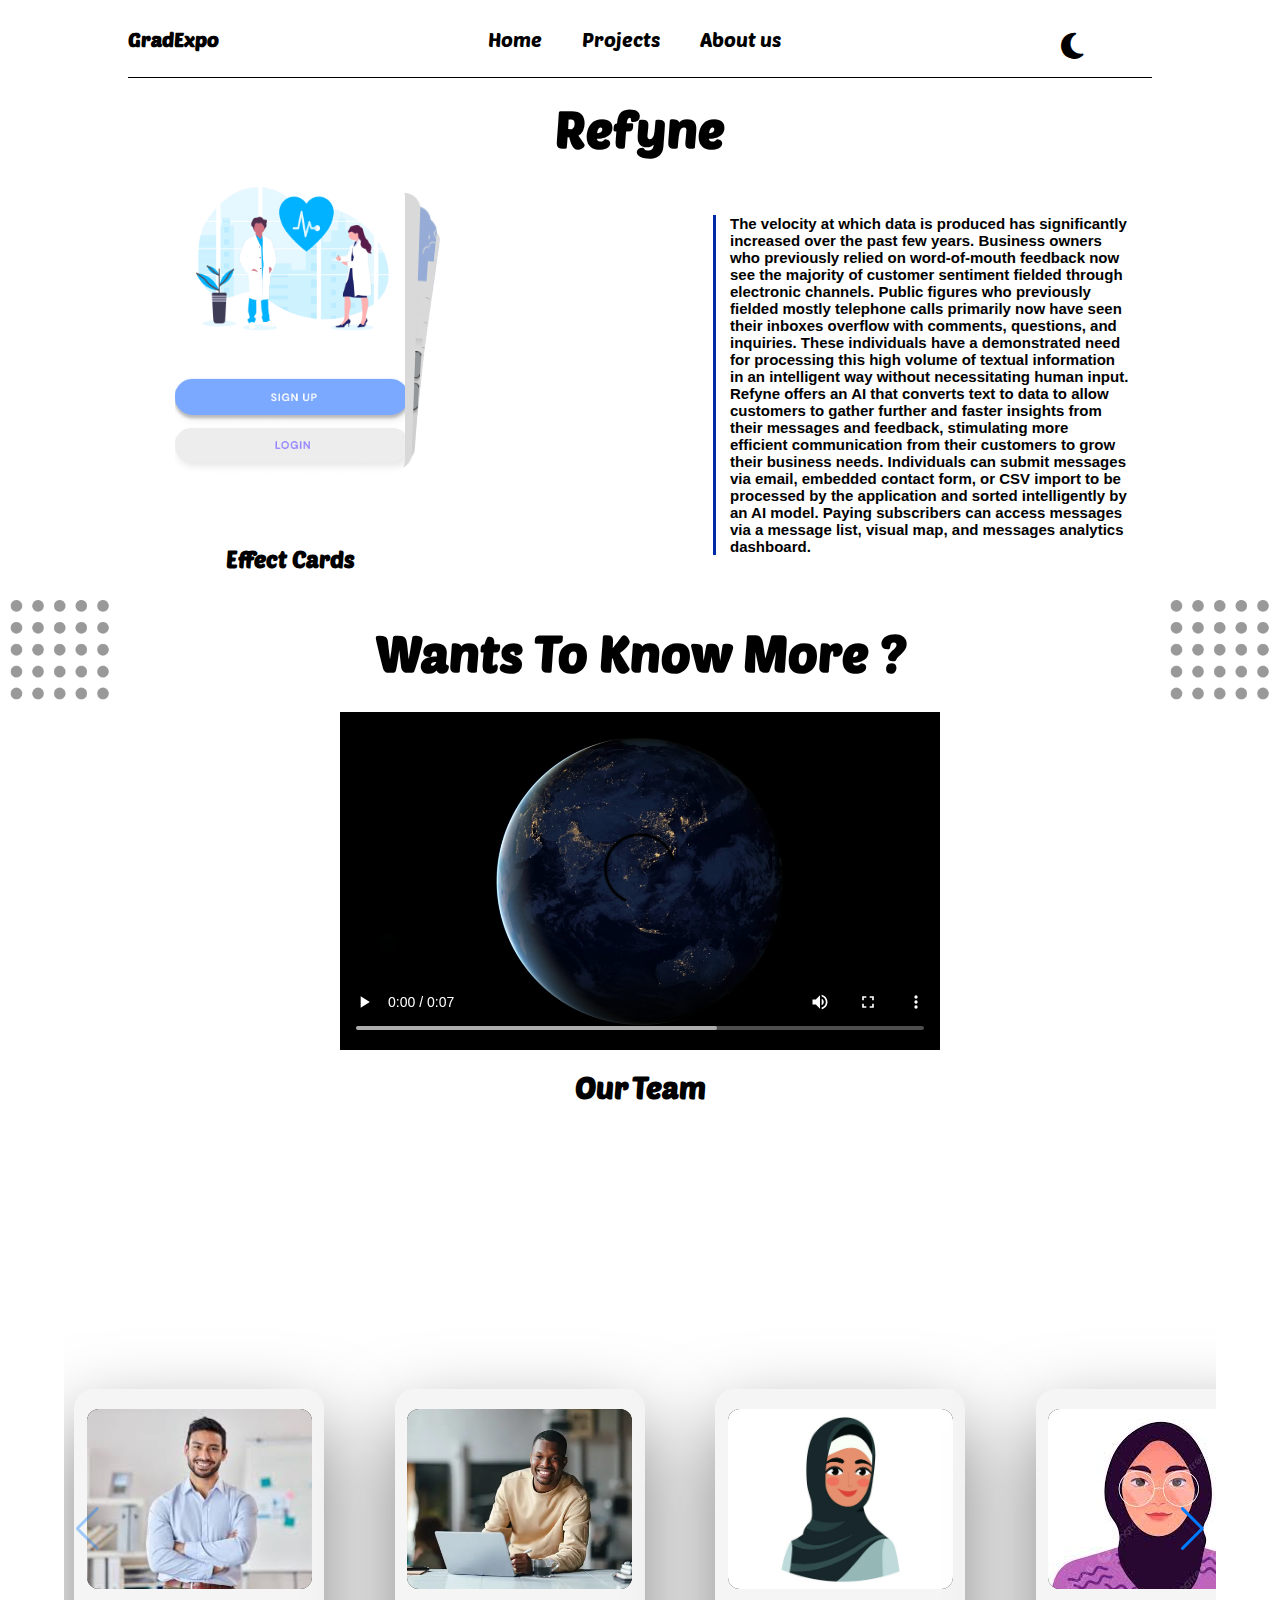
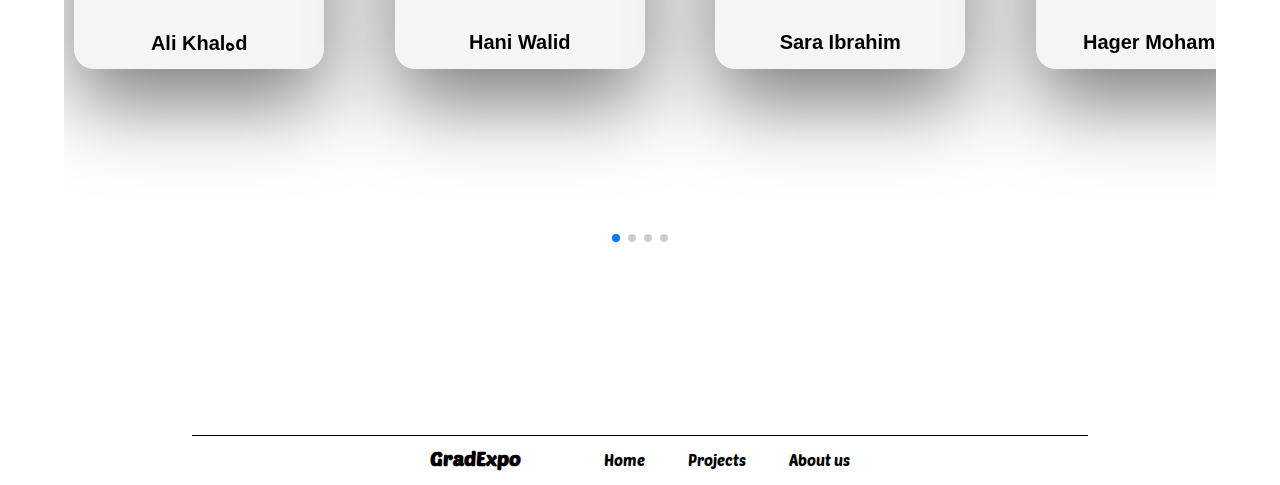
<file: GradExpo/Project/Refyne.html>
<!DOCTYPE html>
<html lang="en">

<head>
    <meta charset="UTF-8" />
    <meta name="viewport" content="width=device-width, initial-scale=1.0" />
    <title>Refyne</title>
    <link rel="stylesheet" href="./fontawesome/css/all.css" />
    <!-- font -->
    <link rel="preconnect" href="https://fonts.googleapis.com" />
    <link rel="preconnect" href="https://fonts.gstatic.com" crossorigin />
    <link
    href="https://fonts.googleapis.com/css2?family=Bebas+Neue&family=Lato:ital,wght@0,100;0,300;0,400;0,700;0,900;1,100;1,300;1,400;1,700;1,900&display=swap"
    rel="stylesheet" />
    <!-- swiper -->
    <link rel="stylesheet" href="./node_modules/swiper/swiper-bundle.min.css" />
    <link rel="preconnect" href="https://fonts.googleapis.com">
<link rel="preconnect" href="https://fonts.gstatic.com" crossorigin>
<link href="https://fonts.googleapis.com/css2?family=Poetsen+One&display=swap" rel="stylesheet">
    <link rel="stylesheet" href="style.css" />
<!-- bootstrap -->
<!-- <link rel="stylesheet" href="./bootstrap/bootstrap.min.css"> -->
<style>
        /* swiper */
        html,
        body {
            position: relative;
            height: 100%;
        }
        /* body {
            position: relative;
            height: 100%;
        } */

        
    </style>
</head>

<body>
    <div id="refyne"></div>
<!-- NavBar Start  -->
<div class="design">

    <nav class="navbar">
    
      <h4 class="logo">GradExpo</h4>
      <div class="link">
        <div class="hide_links">
          <a  href="../Main/index.html" onmouseover="hover_a(this)" onmouseout="hover_link(this)" >Home</a>
        </div>
        <div class="hide_links">
        <a  href="../Projects/index.html" onmouseover="hover_a(this)" onmouseout="hover_link(this)">Projects</a>
        </div>
        <div class="hide_links">
        <a  href="../About Us/About Us.html" onmouseover="hover_a(this)" onmouseout="hover_link(this)">About us</a>
        </div>
      </div>
    <div  class="dark_menu">
        <button onclick="change_theme()" id="theme"><i class="fas fa-moon"></i></button>
        <i class="fa-solid fa-bars hidden" onclick="show_sidebar()"></i>
    </div>
  </nav>
  
  </div>
    <div class="sidebar">
        <div class="top">
            <h4 class="logo1">GradExpo</h4>
            <i class="fa-solid fa-xmark" onclick="hide_sidebar()"></i>
        </div>
        <div class="links_sidebar">
            <a  href="../Main/index.html" onmouseover="hover_a(this)" onmouseout="hover_link(this)">Home</a>
            <a  href="../Projects/index.html" onmouseover="hover_a(this)" onmouseout="hover_link(this)">Projects</a>
            <a  href="../About Us/About Us.html" onmouseover="hover_a(this)" onmouseout="hover_link(this)">About us</a>
        </div>  
      </div>
  
  
  <!-- NavBar End  -->
    <!-- end of it -->
    <h1 style="text-align: center; margin:20px; font-size: 50px;" id="name_pro">Refyne</h1>
    <!-- main-content  -->
    <div class="section1">
        <!-- swiper for photos -->

        <div class="swiper_photos">
            <div class="container">
                <div class="swiper Slider-container">
                    <div class="swiper-wrapper">
                        <div class="swiper-slide">
                            <img src="Images/img1.png" alt="Slide Image" />
                        </div>
                        <div class="swiper-slide">
                            <img src="Images/img2.png" alt="Slide Image" />
                        </div>
                        <div class="swiper-slide">
                            <img src="Images/img3.png" alt="Slide Image" />
                        </div>
                        <div class="swiper-slide">
                            <img src="Images/img4.png" alt="Slide Image" />
                        </div>
                        <div class="swiper-slide">
                            <img src="Images/img1.png" alt="Slide Image" />
                        </div>
                        <div class="swiper-slide">
                            <img src="Images/img2.png" alt="Slide Image" />
                        </div>
                        <div class="swiper-slide">
                            <img src="Images/img3.png" alt="Slide Image" />
                        </div>
                    </div>
                </div>
                <h2 class="heading">Effect Cards</h2>
            </div>
        </div>
        <div class="idea_point" id="idea-point">
            <!-- <h1 class="name_idea">Core Idea</h1> -->

            <div class="idea">
                The velocity at which data is produced has significantly increased over the past few years. Business
                owners who
                previously relied on word-of-mouth feedback now see the majority of customer sentiment fielded through
                electronic
                channels. Public figures who previously fielded mostly telephone calls primarily now have seen their
                inboxes overflow
                with comments, questions, and inquiries. These individuals have a demonstrated need for processing this
                high volume of
                textual information in an intelligent way without necessitating human input. Refyne offers an AI that
                converts text to
                data to allow customers to gather further and faster insights from their messages and feedback,
                stimulating more
                efficient communication from their customers to grow their business needs. Individuals can submit
                messages via email,
                embedded contact form, or CSV import to be processed by the application and sorted intelligently by an
                AI model. Paying
                subscribers can access messages via a message list, visual map, and messages analytics dashboard.
            </div>
        </div>

    </div>

    <h2 class="more">Wants To Know More ?</h2>
    <div class="section2">
        <div class="video">
            <video width="600px" autoplay controls loop>
                <source src="Images/file_example_MP4_1280.mp4">
            </video>
        </div>
        <div class="figure-1">
            <img src="Images/dots-icon.png" alt="">
        </div>
        <div class="figure-2">
            <img src="Images/dots-icon.png" alt="">
        </div>
    </div>




    <!-- swiper -->
    <!-- <div class="main-swiper"> -->
    <h2 style="text-align: center; margin-top:20px; font-size: 30px; font-weight: bold;">Our Team</h2>
    <div class="team">
        <div class="swiper mySwiper">
            <div class="swiper-wrapper">
                <div class="swiper-slide">
                    <div class="card">
                        <div class="imgbox">
                            <img src="Images/18816.jpg" alt="" />
                        </div>
                        <div class="content">
                            <h1>Ali Khalهd</h1>
                            <p>HI i'm frontend developer and graghic designer for 4+years</p>
                            <div class="links">
                                <i class="fab fa-facebook"></i>
                                <i class="fab fa-linkedin"></i>
                                <i class="fas fa-phone"></i>
                            </div>
                        </div>
                    </div>
                </div>
                <div class="swiper-slide">
                    <div class="card">
                        <div class="imgbox">
                            <img src="Images/188161.jpg" alt="" />
                        </div>
                        <div class="content">
                            <h1>Hani Walid</h1>
                            <p>HI i'm frontend developer and graghic designer for 4+years</p>
                            <div class="links">
                                <i class="fab fa-facebook"></i>
                                <i class="fab fa-linkedin"></i>
                                <i class="fas fa-phone"></i>
                            </div>
                        </div>
                    </div>
                </div>
                <div class="swiper-slide">
                    <div class="card">
                        <div class="imgbox">
                            <img src="Images/188162.jpg" alt="" />
                        </div>
                        <div class="content">
                            <h1>Sara Ibrahim</h1>
                            <p>HI i'm frontend developer and graghic designer for 4+years</p>
                            <div class="links">
                                <i class="fab fa-facebook"></i>
                                <i class="fab fa-linkedin"></i>
                                <i class="fas fa-phone"></i>
                            </div>
                        </div>
                    </div>
                </div>
                <div class="swiper-slide">
                    <div class="card">
                        <div class="imgbox">
                            <img src="Images/188163.jpg" alt="" />
                        </div>
                        <div class="content">
                            <h1>Hager Mohamed</h1>
                            <p>HI i'm frontend developer and graghic designer for 4+years</p>
                            <div class="links">
                                <i class="fab fa-facebook"></i>
                                <i class="fab fa-linkedin"></i>
                                <i class="fas fa-phone"></i>
                            </div>
                        </div>
                    </div>
                </div>
                <div class="swiper-slide">
                    <div class="card">
                        <div class="imgbox">
                            <img src="Images/188166.jpg" alt="" />
                        </div>
                        <div class="content">
                            <h1>khadija Ali</h1>
                            <p>HI i'm frontend developer and graghic designer for 4+years</p>
                            <div class="links">
                                <i class="fab fa-facebook"></i>
                                <i class="fab fa-linkedin"></i>
                                <i class="fas fa-phone"></i>
                            </div>
                        </div>
                    </div>
                </div>
                <div class="swiper-slide">
                    <div class="card">
                        <div class="imgbox">
                            <img src="Images/188164.jpg" alt="" />
                        </div>
                        <div class="content">
                            <h1>Wail Mohamed</h1>
                            <p>HI i'm frontend developer and graghic designer for 4+years</p>
                            <div class="links">
                                <i class="fab fa-facebook"></i>
                                <i class="fab fa-linkedin"></i>
                                <i class="fas fa-phone"></i>
                            </div>
                        </div>
                    </div>
                </div>
                <div class="swiper-slide">
                    <div class="card">
                        <div class="imgbox">
                            <img src="Images/188165.jpg" alt="" />
                        </div>
                        <div class="content">
                            <h1>Marwan Ali</h1>
                            <p>HI i'm frontend developer and graghic designer for 4+years</p>
                            <div class="links">
                                <i class="fab fa-facebook"></i>
                                <i class="fab fa-linkedin"></i>
                                <i class="fas fa-phone"></i>
                            </div>
                        </div>
                    </div>
                </div>
            </div>
            <div class="swiper-button-next"></div>
            <div class="swiper-button-prev"></div>
            <div class="autoplay-progress">
                <div class="swiper-pagination"></div>
            </div>
        </div>
    </div>
        <!-- <footer class="footer" ">
            <p class="Logo">logo</p>
            <a  href="#Home">Home</a>
            <a  href="../Projects/index.html">Projects</a>
            <a  href="#sponsor">Sponsor</a>
            <a  href="../About Us/index.html">About us</a>

        </footer> -->
        
            <footer class="footer">
                <h4>GradExpo</h4>
                    <a  href="../Main/index.html" onmouseover="hover_a(this)" onmouseout="hover_link(this)">Home</a>
                    <a  href="../Projects/index.html" onmouseover="hover_a(this)" onmouseout="hover_link(this)">Projects</a>
                    <a  href="../About Us/About Us.html" onmouseover="hover_a(this)" onmouseout="hover_link(this)">About us</a>
            </footer>
        

        <!-- <script src="./bootstrap/bootstrap.bundle.min.js"></script> -->
        <script src="./node_modules/swiper/swiper-bundle.min.js"></script>

        <script src="script.js"></script>
</body>

</html>
</file>
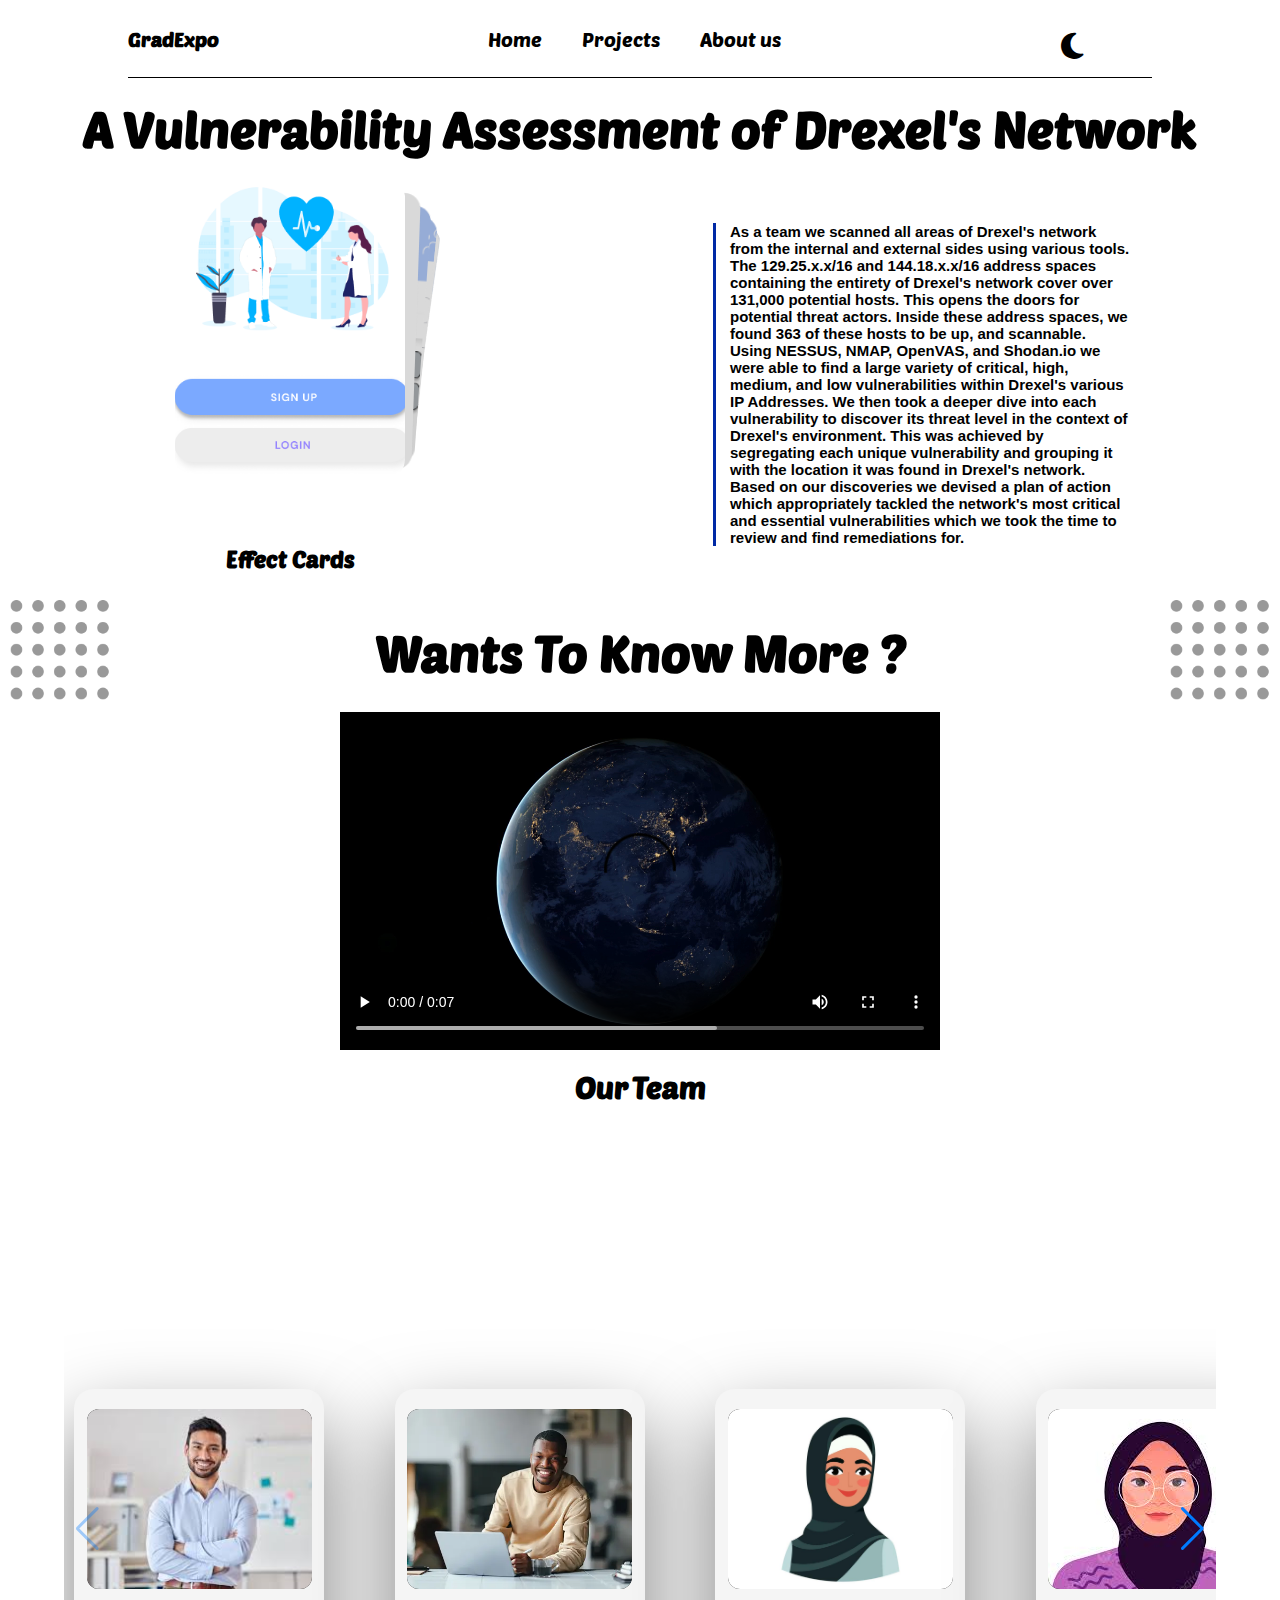
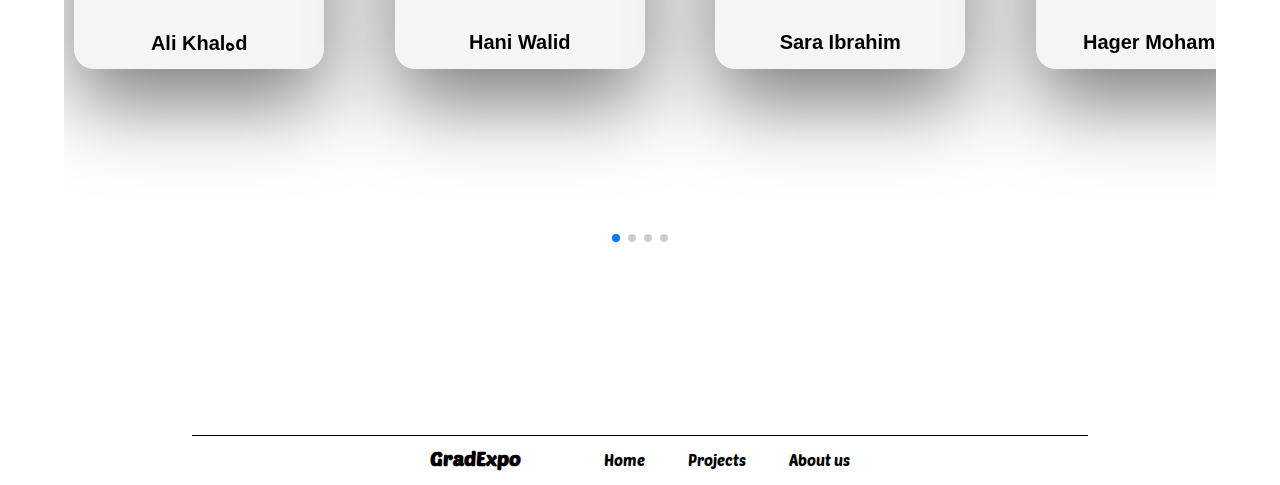
<file: GradExpo/Project/Vulnerability Assessment.html>
<!DOCTYPE html>
<html lang="en">

<head>
    <meta charset="UTF-8" />
    <meta name="viewport" content="width=device-width, initial-scale=1.0" />
    <title>Project</title>
    <link rel="stylesheet" href="./fontawesome/css/all.css" />
    <!-- font -->
    <link rel="preconnect" href="https://fonts.googleapis.com" />
    <link rel="preconnect" href="https://fonts.gstatic.com" crossorigin />
    <link
    href="https://fonts.googleapis.com/css2?family=Bebas+Neue&family=Lato:ital,wght@0,100;0,300;0,400;0,700;0,900;1,100;1,300;1,400;1,700;1,900&display=swap"
    rel="stylesheet" />
    <!-- swiper -->
    <link rel="stylesheet" href="./node_modules/swiper/swiper-bundle.min.css" />
    <link rel="preconnect" href="https://fonts.googleapis.com">
<link rel="preconnect" href="https://fonts.gstatic.com" crossorigin>
<link href="https://fonts.googleapis.com/css2?family=Poetsen+One&display=swap" rel="stylesheet">
    <link rel="stylesheet" href="style.css" />
<!-- bootstrap -->
<!-- <link rel="stylesheet" href="./bootstrap/bootstrap.min.css"> -->
<style>
        /* swiper */
        html,
        body {
            position: relative;
            height: 100%;
        }
        /* body {
            position: relative;
            height: 100%;
        } */

        
    </style>
</head>

<body>
<!-- NavBar Start  -->
<div class="design">

    <nav class="navbar">
    
      <h4 class="logo">GradExpo</h4>
      <div class="link">
        <div class="hide_links">
          <a  href="../Main/index.html" onmouseover="hover_a(this)" onmouseout="hover_link(this)" >Home</a>
        </div>
        <div class="hide_links">
        <a  href="../Projects/index.html" onmouseover="hover_a(this)" onmouseout="hover_link(this)">Projects</a>
        </div>
        <div class="hide_links">
        <a  href="../About Us/About Us.html" onmouseover="hover_a(this)" onmouseout="hover_link(this)">About us</a>
        </div>
      </div>
    <div  class="dark_menu">
        <button onclick="change_theme()" id="theme"><i class="fas fa-moon"></i></button>
        <i class="fa-solid fa-bars hidden" onclick="show_sidebar()"></i>
    </div>
  </nav>
  
  </div>
    <div class="sidebar">
        <div class="top">
            <h4 class="logo1">GradExpo</h4>
            <i class="fa-solid fa-xmark" onclick="hide_sidebar()"></i>
        </div>
        <div class="links_sidebar">
            <a  href="../Main/index.html" onmouseover="hover_a(this)" onmouseout="hover_link(this)">Home</a>
            <a  href="../Projects/index.html" onmouseover="hover_a(this)" onmouseout="hover_link(this)">Projects</a>
            <a  href="../About Us/About Us.html" onmouseover="hover_a(this)" onmouseout="hover_link(this)">About us</a>
        </div>  
      </div>
  
  
  <!-- NavBar End  -->
    <h1 style="text-align: center; margin:20px; font-size: 50px;" id="name_pro">A Vulnerability Assessment of Drexel's
        Network</h1>
    <!-- main-content  -->
    <div class="section1">
        <!-- swiper for photos -->

        <div class="swiper_photos">
            <div class="container">
                <div class="swiper Slider-container">
                    <div class="swiper-wrapper">
                        <div class="swiper-slide">
                            <img src="Images/img1.png" alt="Slide Image" />
                        </div>
                        <div class="swiper-slide">
                            <img src="Images/img2.png" alt="Slide Image" />
                        </div>
                        <div class="swiper-slide">
                            <img src="Images/img3.png" alt="Slide Image" />
                        </div>
                        <div class="swiper-slide">
                            <img src="Images/img4.png" alt="Slide Image" />
                        </div>
                        <div class="swiper-slide">
                            <img src="Images/img1.png" alt="Slide Image" />
                        </div>
                        <div class="swiper-slide">
                            <img src="Images/img2.png" alt="Slide Image" />
                        </div>
                        <div class="swiper-slide">
                            <img src="Images/img3.png" alt="Slide Image" />
                        </div>
                    </div>
                </div>
                <h2 class="heading">Effect Cards</h2>
            </div>
        </div>
        <div class="idea_point" id="idea-point">
            <!-- <h1 class="name_idea">Core Idea</h1> -->

            <div class="idea">
                As a team we scanned all areas of Drexel's network from the internal and external sides using various
                tools. The
                129.25.x.x/16 and 144.18.x.x/16 address spaces containing the entirety of Drexel's network cover over
                131,000 potential
                hosts. This opens the doors for potential threat actors. Inside these address spaces, we found 363 of
                these hosts to be
                up, and scannable. Using NESSUS, NMAP, OpenVAS, and Shodan.io we were able to find a large variety of
                critical, high,
                medium, and low vulnerabilities within Drexel's various IP Addresses. We then took a deeper dive into
                each vulnerability
                to discover its threat level in the context of Drexel's environment. This was achieved by segregating
                each unique
                vulnerability and grouping it with the location it was found in Drexel's network. Based on our
                discoveries we devised a
                plan of action which appropriately tackled the network's most critical and essential vulnerabilities
                which we took the
                time to review and find remediations for.
            </div>
        </div>

    </div>

    <h2 class="more">Wants To Know More ?</h2>
    <div class="section2">
        <div class="video">
            <video width="600px" autoplay controls loop>
                <source src="Images/file_example_MP4_1280.mp4">
            </video>
        </div>
        <div class="figure-1">
            <img src="Images/dots-icon.png" alt="">
        </div>
        <div class="figure-2">
            <img src="Images/dots-icon.png" alt="">
        </div>
    </div>




    <!-- swiper -->
    <!-- <div class="main-swiper"> -->
    <h2 style="text-align: center; margin-top:20px; font-size: 30px; font-weight: bold;">Our Team</h2>
    <div class="team">
        <div class="swiper mySwiper">
            <div class="swiper-wrapper">
                <div class="swiper-slide">
                    <div class="card">
                        <div class="imgbox">
                            <img src="Images/18816.jpg" alt="" />
                        </div>
                        <div class="content">
                            <h1>Ali Khalهd</h1>
                            <p>HI i'm frontend developer and graghic designer for 4+years</p>
                            <div class="links">
                                <i class="fab fa-facebook"></i>
                                <i class="fab fa-linkedin"></i>
                                <i class="fas fa-phone"></i>
                            </div>
                        </div>
                    </div>
                </div>
                <div class="swiper-slide">
                    <div class="card">
                        <div class="imgbox">
                            <img src="Images/188161.jpg" alt="" />
                        </div>
                        <div class="content">
                            <h1>Hani Walid</h1>
                            <p>HI i'm frontend developer and graghic designer for 4+years</p>
                            <div class="links">
                                <i class="fab fa-facebook"></i>
                                <i class="fab fa-linkedin"></i>
                                <i class="fas fa-phone"></i>
                            </div>
                        </div>
                    </div>
                </div>
                <div class="swiper-slide">
                    <div class="card">
                        <div class="imgbox">
                            <img src="Images/188162.jpg" alt="" />
                        </div>
                        <div class="content">
                            <h1>Sara Ibrahim</h1>
                            <p>HI i'm frontend developer and graghic designer for 4+years</p>
                            <div class="links">
                                <i class="fab fa-facebook"></i>
                                <i class="fab fa-linkedin"></i>
                                <i class="fas fa-phone"></i>
                            </div>
                        </div>
                    </div>
                </div>
                <div class="swiper-slide">
                    <div class="card">
                        <div class="imgbox">
                            <img src="Images/188163.jpg" alt="" />
                        </div>
                        <div class="content">
                            <h1>Hager Mohamed</h1>
                            <p>HI i'm frontend developer and graghic designer for 4+years</p>
                            <div class="links">
                                <i class="fab fa-facebook"></i>
                                <i class="fab fa-linkedin"></i>
                                <i class="fas fa-phone"></i>
                            </div>
                        </div>
                    </div>
                </div>
                <div class="swiper-slide">
                    <div class="card">
                        <div class="imgbox">
                            <img src="Images/188166.jpg" alt="" />
                        </div>
                        <div class="content">
                            <h1>khadija Ali</h1>
                            <p>HI i'm frontend developer and graghic designer for 4+years</p>
                            <div class="links">
                                <i class="fab fa-facebook"></i>
                                <i class="fab fa-linkedin"></i>
                                <i class="fas fa-phone"></i>
                            </div>
                        </div>
                    </div>
                </div>
                <div class="swiper-slide">
                    <div class="card">
                        <div class="imgbox">
                            <img src="Images/188164.jpg" alt="" />
                        </div>
                        <div class="content">
                            <h1>Wail Mohamed</h1>
                            <p>HI i'm frontend developer and graghic designer for 4+years</p>
                            <div class="links">
                                <i class="fab fa-facebook"></i>
                                <i class="fab fa-linkedin"></i>
                                <i class="fas fa-phone"></i>
                            </div>
                        </div>
                    </div>
                </div>
                <div class="swiper-slide">
                    <div class="card">
                        <div class="imgbox">
                            <img src="Images/188165.jpg" alt="" />
                        </div>
                        <div class="content">
                            <h1>Marwan Ali</h1>
                            <p>HI i'm frontend developer and graghic designer for 4+years</p>
                            <div class="links">
                                <i class="fab fa-facebook"></i>
                                <i class="fab fa-linkedin"></i>
                                <i class="fas fa-phone"></i>
                            </div>
                        </div>
                    </div>
                </div>
            </div>
            <div class="swiper-button-next"></div>
            <div class="swiper-button-prev"></div>
            <div class="autoplay-progress">
                <div class="swiper-pagination"></div>
            </div>
        </div>
    </div>
        <!-- <footer class="footer" ">
            <p class="Logo">logo</p>
            <a  href="#Home">Home</a>
            <a  href="../Projects/index.html">Projects</a>
            <a  href="#sponsor">Sponsor</a>
            <a  href="../About Us/index.html">About us</a>

        </footer> -->
        
            <footer class="footer">
                <h4>GradExpo</h4>
                    <a  href="../Main/index.html" onmouseover="hover_a(this)" onmouseout="hover_link(this)">Home</a>
                    <a  href="../Projects/index.html" onmouseover="hover_a(this)" onmouseout="hover_link(this)">Projects</a>
                    <a  href="../About Us/About Us.html" onmouseover="hover_a(this)" onmouseout="hover_link(this)">About us</a>
            </footer>
        

        <!-- <script src="./bootstrap/bootstrap.bundle.min.js"></script> -->
        <script src="./node_modules/swiper/swiper-bundle.min.js"></script>

        <script src="script.js"></script>
</body>

</html>
</file>
<file: GradExpo/Main/main.css>
/* @import url('https://fonts.googleapis.com/css2?family=Poppins:ital,wght@0,300;0,400;0,500;1,500&display=swap'); */

*{
    padding: 0;
}
/* Home Page Style */
body{
    background-color: #ffffff;
    font-family: "Poetsen One", sans-serif;
    font-style: normal;
    font-size: 15px;
}
/* <!--Nav bar--> */

.design
{
    z-index: 1;
    display: flex;justify-content: center;align-items: center;
}
.navbar {
    width: 80%;
    overflow: hidden; 
    display: flex;
    justify-content: space-between;
    align-items: center;
    background-color: transparent;
    margin: 0px 30px;
    border-bottom: 1px solid #000000;
    font-family: "Poetsen One", sans-serif;
    font-size: 20px;
}

.navbar .link {
    display: flex;
    text-align: center;
    text-decoration: none;
}
.navbar a{
    display: block;
    text-align: center;
    padding: 15px 20px;
    text-decoration: none;
    color: rgb(0, 0, 0);
}
.navbar a:hover {
    color: blue;
}
.navbar h4 {
    float: left;
    /* padding: 5px 12px; */
    display: flex;
    left: 20px;
    /* color:rgb(255, 255, 255); */
    font-size: 20px;

}
.navbar h4
{
    color: #000000;
}
.navbar button {
    color: #052174;
    background-color: transparent;
    border: none;
    font-size: 40px;
   /* padding-right: 30px; */
    /* margin-top: 20px; */
}
.fa-bars
{
    color: #000000;
}
.navbar i
{
    color: #000000;
    font-size: 30px;
    margin: 5px;
}
.dark_menu
{
    display: flex;
    width: 10%;
    align-items: center;
    justify-content: space-between; 
    margin-top: 10px;
}
/* sidebar */
.hidden{display: none;}
.hide_links{display: block;}
.sidebar
{
    
    font-family: "Poetsen One", sans-serif;
    font-size: 20px;
    position: fixed;
    top:0;
    right: 0;
    background-color:rgba(194, 191, 191, 0.808);
    box-shadow: -10px 0 10px rgba(0,0,0,0.1);
    backdrop-filter: blur(-10px);
    width: 200px;
    height: 400px;
    display:none;
    justify-content: center;
    align-items: center;
    flex-direction: column;
    border-radius: 20px;
    margin-right: 20px;
    margin-top: 20px;
    z-index: 999;
}

.sidebar .top
{
    width: 100%;
    display: flex;
    justify-content: space-around;
    margin-top: 30px;
}
.sidebar .top *
{
    color: #052174;
    margin: 0px 20px;
}
.sidebar .logo1
{
    font-size: 22px;
    font-weight: bold;
}
.sidebar .links{
display: flex;
flex-direction: column;
    width: 100%;
    height: 80%;
    margin: 50px 0px;
    color: rgb(3, 3, 3);
    text-align: center;
}
.links a
{
    text-align: center; 
    text-decoration: none;
    color: rgb(2, 2, 2);
    margin: 10px 0; 
    height:50px;
    transition: .3s ease-in;
    display: flex;
    justify-content: center; 
    align-items: center; 
}
.links a:hover 
{
    background-color: rgba(255, 255, 255, 0.801);
    color: #052174;
    border-radius: 40px;
    background-color: azure;
}
.sidebar div
{
    text-align: center;
}
.sidebar i{font-size: 25px;}
    i:hover
{
cursor: pointer;
}

@media screen and (max-width:700px) {
    .hide_links {
        display: none;
    }
    .hidden {
       display: block;
    }
    .dark_menu
    {
        margin-right: 50px;
        width: 100px;
        margin-top: 10px;
    }
    
 }

/* <!--search-bar --> */
.container {
    max-width: 800px;
    margin: 50px auto;
    text-align: center;
}

.search-container {
    background-color: white;
    display: flex;
    align-items: center;
    border: 1px solid #052174;
    border-radius: 50px;
    overflow: hidden;
    width: 100%;
}

.search-icon{
    margin: 10px;
    color: black;
    /* background-color: #0400ff; */
   
    font-size: 30px;
    font-weight: bold;
}

input[type="text"] {
    flex: 1;
    padding: 20px;
    border: none;
    border-top-left-radius: 20px;
    border-bottom-left-radius: 20px;
    outline: none;
    background-color: #ffffff;
}
#searchInput:focus{
    outline-width: 0px;
}

.searchButton {
    padding: 10px 20px;
    margin-right: 10px;
    background-color:#0400ff;
    color: #fff;
    border: white;
    cursor: pointer;
    border-radius: 20px;
    border-top-right-radius: 20px;
    border-bottom-right-radius: 20px;
}

.searchButton:hover {
    background-color: #06edfb;
}

#searchResults {
    list-style: none;
    padding: 0;
}

#searchResults li {
    margin-bottom: 10px;
}
/* featured projects */
.container-featured {

    width: 70%;
    max-width: 1200px; 
    margin: 0 auto; 
}
.carousel-item img {
    width: 100%;
    height: 400px;

}
.testimonial {
    background-color: #ffffff;
    padding: 30px;
    border-radius: 10px;
    text-align: center;
}

/* featured projects */

* {
    box-sizing: border-box;
    /* font-family: "poppins"; */
    /* color: rgb(0, 0, 0); */
}
body{
    background-color: #ffffff;
}
.collection{
    height: 500px;
    background-color: transparent;
    display: flex;
    justify-content: center;
    align-items: center;
}
.collection .content{
    height: 28rem;
    width: 25rem;
    background-color: #1b1f2a;
    border: .2rem solid rgba(255,255,255,.1);
    border-radius: .7rem;
    border-bottom: .4rem solid #0099ff;
    border-top: .4rem solid #0099ff;
    overflow: hidden;
}

.content img{
    width: 100%;
    border-bottom-left-radius: .6rem;
    border-bottom-right-radius: .6rem;
}
.text-content{
    display: flex;
    justify-content: center;
    align-items: center;
    flex-direction: column;
}
.text-content h3{
    font-size: 1.7rem;
    font-weight: 500;
}
.text-content p{
    max-width: 22rem;
    font-size: .8rem;
    font-weight: 400;
    text-align: center;
}
.btn{
    background-color: #0099ff;
    padding: .2rem;
    border: 2px solid #0099ff;
    outline: none;
    font-size: .8rem;
    border-radius: .5rem;
    margin: 1rem 0;
    cursor: pointer;
    width: 100px;
    height: 35px;
}
/* mask imgs */
.bg-image {
    position: relative;
    width: 100%;
}

.mask {
    position: absolute;
    top: 0;
    left: 0;
    width: 100%;
    height: 100%;
    background-color: rgba(0, 0, 0, 0.5);
    color: rgb(255, 255, 255);
    display: flex;
    justify-content: center;
    align-items: center;
    flex-direction: column;
}
.container
{
    width: 50%;
}
/* the end of featured projects */
/* <!-- Footer Style -->  */
.footer{
    width: 70% ;
    margin: auto; 
    margin-top: 20px;
    text-align: center;
    border-top: 1px solid #000000;
    bottom: 0 ; 
    left: 100px; 
    color: rgb(0, 0, 0);
    font-family: "Poetsen One", sans-serif;
    font-style: normal;
    font-size: 20px;
}
.footer a {
    display: inline-block;
    text-align: center;
    padding: 15px 20px;
    text-decoration: none;
    color: rgb(0, 0, 0);
}
.footer a:hover{
    color:#05b0e8;
}
.footer h4{
    display: inline;
    text-align: center;
    padding: 15px 20px;
    font-size: 20px;
    font-weight: bold;
    margin-right: 40px ;
}

.footer img {
    width: 30px ;
    margin: 0 5px ;
}
</file>
<file: GradExpo/Projects/Style.css>
body{
    background-color: #ffffff;
    font-family: "Poetsen One", sans-serif;
    font-style: normal;
    font-size: 15px;
}

/* <!--Nav bar--> */

.design
{
    z-index: 1;
    display: flex;justify-content: center;align-items: center;
}
.navbar {
    width: 80%;
    overflow: hidden; 
    display: flex;
    justify-content: space-between;
    align-items: center;
    background-color: transparent;
    margin: 0px 30px;
    border-bottom: 1px solid #000000;
    font-family: "Poetsen One", sans-serif;
    font-size: 20px;
}

.navbar .link {
    display: flex;
    text-align: center;
    text-decoration: none;
}
.navbar a{
    display: block;
    text-align: center;
    padding: 15px 20px;
    text-decoration: none;
    color: rgb(0, 0, 0);
}
.navbar a:hover {
    color: blue;
}
.navbar h4 {
    float: left;
    /* padding: 5px 12px; */
    display: flex;
    left: 20px;
    /* color:rgb(255, 255, 255); */
    font-size: 20px;

}
.navbar h4
{
    color: #000000;
}
.navbar button {
    color: #052174;
    background-color: transparent;
    border: none;
    font-size: 40px;
   /* padding-right: 30px; */
    /* margin-top: 20px; */
}
.fa-bars
{
    color: #000000;
}
.navbar i
{
    color: #000000;
    font-size: 30px;
    margin: 5px;
}
.dark_menu
{
    display: flex;
    width: 20%;
    align-items: center;
    justify-content: space-between; 
    margin-top: 10px;
}
/* sidebar */
.hidden{display: none;}
.hide_links{display: block;}
.sidebar
{
    
    font-family: "Poetsen One", sans-serif;
    font-size: 20px;
    position: fixed;
    top:0;
    right: 0;
    background-color:rgba(194, 191, 191, 0.808);
    box-shadow: -10px 0 10px rgba(0,0,0,0.1);
    backdrop-filter: blur(-10px);
    width: 200px;
    height: 400px;
    display:none;
    justify-content: center;
    align-items: center;
    flex-direction: column;
    border-radius: 20px;
    margin-right: 20px;
    margin-top: 20px;
    z-index: 999;
}

.sidebar .top
{
    width: 100%;
    display: flex;
    justify-content: space-around;
    margin-top: 30px;
}
.sidebar .top *
{
    color: #052174;
    margin: 0px 20px;
}
.sidebar .logo1
{
    font-size: 22px;
    font-weight: bold;
}
.sidebar .links{
display: flex;
flex-direction: column;
    width: 100%;
    height: 80%;
    margin: 50px 0px;
    color: rgb(3, 3, 3);
    text-align: center;
}
.links a
{
    text-align: center; 
    text-decoration: none;
    color: rgb(2, 2, 2);
    margin: 10px 0; 
    height:50px;
    transition: .3s ease-in;
    display: flex;
    justify-content: center; 
    align-items: center; 
}
.links a:hover 
{
    background-color: rgba(255, 255, 255, 0.801);
    color: #052174;
    border-radius: 40px;
    background-color: azure;
}
.sidebar div
{
    text-align: center;
}
.sidebar i{font-size: 25px;}
    i:hover
{
cursor: pointer;
}

@media screen and (max-width:700px) {
    .hide_links {
        display: none;
    }
    .hidden {
       display: block;
    }
    .dark_menu
    {
        margin-right: 50px;
        width: 100px;
        margin-top: 10px;
    }
    
 }

/* <!--Main Page--> */

/* <!--Filter--> */

.Filter{
    left: 0;
    width: 25%;
    height: 90%;
    background-color:#05b0e8;
    position:absolute;
    margin-top: 20px;
    border-radius: 25px;
    margin-left: 10px;
}

.filter-content ,.Side-filter-content {
    padding: 20px;
    text-align: start;
}
.ttl{
    display: flex;
    justify-content: center;
    align-items: center;
}
.Filter h4,h3{ 
    width: 80px;
    /* padding-bottom: 10px; */
    text-align: center;
}
.Filter-Button{
    border-radius: 5px;
    width: 90px;
    height: 30px;
    border:none;
    margin-right: 10px;
    font-weight: bold;
    transition: .3s linear;
}
.Filter-Button:hover{
    cursor: pointer;
    border: 1px solid black;
    color: white;
    
}
#clr:hover{
    background-color: red;
}
#flr:hover{
    background-color: rgb(8, 255, 8);
    }
    
/* <!--SideFilter--> */
.SideFltr
{

font-family: "Poetsen One", sans-serif;
font-size: 20px;
position:absolute;
top: 0;
right: 0;
background-color:rgba(194, 191, 191, 0.808);
box-shadow: -10px 0 10px rgba(0,0,0,0.1);
backdrop-filter: blur(-10px);
width: 250px;
height: 700px;
display:none;
justify-content: center;
align-items: center;
flex-direction: column;
border-radius: 20px;
margin-right: 20px;
margin-top: 20px;
z-index: 999;

}

.SideFltr .FiltrB{
background-color: transparent;
/* backdrop-filter: blur(-10px); */
border: none;
outline: none;

}
.SideFltr .FiltrB i{
    font-size: larger;
}

i:hover
{
cursor: pointer;
}
@media screen and (max-width:700px) {
.Filter {
    display: none;
}
#FBtn {
    display:block;
}

}
@media screen and (min-width:700px) {
    #FBtn {
        display :none;
    }
    
    }

/* <!--Projects--> */
.Projects-container{
    margin-left:27%;
    display: inline-block;
    width: 75%;
}
.Project{
    width: 35%;
    height: 350px;
    margin: 20px;
    margin-right: 0;
    display: inline-block;
    position: relative;
    padding: 0;
}
.Project .img{
    opacity: 1;
    display: block;
    width: 100%;
    height: 100%;
    transition: .5s ease;
    backface-visibility: hidden;
    border-radius: 30px;
    position: relative;
    border: 2px solid #05b0e8;
    
}
.Project .project-description{
    position: absolute;
    top: 73%;
    left: 7%;
    opacity: 1;
    display: block;
    width: 90%;
    transition: .5s ease;
    backface-visibility: hidden;
    color: #05b0e8;
}
.project-description p{
    /* font-size: large; */
    -webkit-text-stroke: 0.9px #000000;
    font-size: 18px;
    margin-bottom: 0;

}

.Project .mid{
    transition: .5s ease;
    opacity: 0;
    position: absolute;
    top: 50%;
    left: 50%;
    transform: translate(-50%, -50%);
    -ms-transform: translate(-50%, -50%);
    width: 80px;
    height: 30px;
    background-color: #05b0e8;
    border-radius: 5px;
    border:none;
    color: white;
}
.Project:hover .img{
    opacity: 0.3;
    transform: scale(1,1);

}
.Project:hover .project-description{
    color: #05b0e8;
}
.Project:hover .mid{
    opacity: 1;
}
.Project button{
    border: white;
}
.Project button:hover{
    cursor:alias;
}
@media (max-width: 700px) {
    .Project {
        width: 75%; /* Change the width to 100% for mobile screens */
        margin: 20px 0; /* Adjust the margin */
        margin-left: 0px;
    }
    .Projects-container{
        width: 100%;
        margin-left: 10%;
    }
}

/* <!-- Footer Style -->  */
.footer{
    width: 70% ;
    margin: auto; 
    margin-top: 20px;
    text-align: center;
    border-top: 1px solid #000000;
    bottom: 0 ;
    left: 100px; 
    color: rgb(0, 0, 0);
}
.footer a {
    display: inline-block;
    color: rgb(0, 0, 0);
    text-align: center;
    padding: 15px 20px;
    text-decoration: none;
}
.footer a:hover{
    color:#05b0e8;
}
.footer h4{
    display: inline;
    text-align: center;
    padding: 15px 20px;
    font-size: 20px;
    font-weight: bold;
    margin-right: 40px ;
}

.footer img {
    width: 30px ;
    margin: 0 5px ;
}
</file>
<file: GradExpo/About Us/About Us.css>
.design
{
    z-index: 1;
    display: flex;justify-content: center;align-items: center;
}
.navbar {
    width: 70%;
    overflow: hidden; 
    display: flex;
    justify-content: space-between;
    align-items: center;
    background-color: transparent;
   /* margin:  0 10%; */
    border-bottom: 1px solid #000000;
    font-family: "Poetsen One", sans-serif;
    font-size: 20px;
}

.navbar .link {
    display: flex;
    text-align: center;
    text-decoration: none;
}
.navbar a{
    display: block;
    text-align: center;
    padding: 15px 20px;
    text-decoration: none;
    color: rgb(0, 0, 0);
}
.navbar a:hover {
    color: blue;
}
.navbar h4 {
    float: left;
    /* padding: 5px 12px; */
    display: flex;
    left: 20px;
    color:rgb(0, 0, 0);
    font-size: 20px;

}

.navbar button {
    color: #052174;
    background-color: transparent;
    border: none;
    font-size: 40px;
   /* padding-right: 30px; */
    /* margin-top: 20px; */
}
.navbar i
{
    color: #000000;
    font-size: 30px;
    margin: 5px;
}
.dark_menu
{
    display: flex;
     width: 10%;
     align-items: center;
     justify-content: space-between; 
    margin-top: 10px;
}
/* sidebar */
.hidden{display: none;}
.hide_links{display: block;}
.sidebar
{
    
    font-family: "Poetsen One", sans-serif;
    font-size: 20px;
    position: fixed;
    top:0;
    right: 0;
    background-color:rgba(194, 191, 191, 0.808);
    box-shadow: -10px 0 10px rgba(0,0,0,0.1);
    backdrop-filter: blur(-10px);
    width: 200px;
    height: 400px;
    display:none;
    justify-content: center;
    align-items: center;
    flex-direction: column;
    border-radius: 20px;
    margin-right: 20px;
    margin-top: 20px;
    z-index: 999;
}

.sidebar .top
{
    width: 100%;
    display: flex;
    justify-content: space-around;
    margin-top: 30px;
}
.sidebar .top *
{
    color: #052174;
   margin: 0px 20px;
}
.sidebar .logo1
{
    font-size: 22px;
    font-weight: bold;
}
.sidebar .links{
display: flex;
flex-direction: column;
    width: 100%;
    height: 80%;
    margin: 50px 0px;
    color: rgb(0, 0, 0);
    text-align: center;
}
.links a
{
    text-align: center; 
    text-decoration: none;
    color: rgb(2, 2, 2);
    margin: 10px 0; 
    height:50px;
    transition: .3s ease-in;
    display: flex;
    justify-content: center; 
    align-items: center; 
}
.links a:hover 
{
   background-color: rgba(255, 255, 255, 0.801);
    color: #052174;
    border-radius: 40px;
    background-color: azure;
}
.sidebar div
{
   text-align: center;
}
.sidebar i{font-size: 25px;}
 i:hover
{
cursor: pointer;
}
@media screen and (max-width:700px) {
    .hide_links {
        display: none;
    }
    .hidden {
       display: block;
    }
    .dark_menu
    {
        margin-right: 50px;
        width: 100px;
        margin-top: 10px;
    }
    /* footer 
    {
        width: 100%;
    }
    .footer h4,a
    {
        font-size: 15px;
    }
    .footer h4 
    {
        margin-right: 0px;
    } */
  
 }
 @media screen and (max-width:400px) {
    .footer a,h4 
    {
        font-size: 10px;
        background-color: #052174;
    }
}

/* <!--Body Style -->  */
body {
    margin: 0;
    padding: 0;
    background-color: #ffffff;
    color: rgb(0, 0, 0);
    font-family: Verdana, Tahoma, sans-serif;
}

header {
    color: #fff;
    text-align: center;
    padding: 20px 0;
}
#mission 
{
    display: flex;
    /* align-items: center; */
    justify-content:space-around;
    width: 100%;
}
#mission p
{
    margin-top: auto;
}
#mission img
{
    margin-top: 20px;    
}
.container {
    width: 80%;
    margin: auto;
    padding: 20px;
    /* text-align: center; */
}
h2 {
    color: blue;
}
ul li
{
    list-style: none;
}
#values,#mission
{
    font-family: "Poetsen One", sans-serif;
    font-style: normal;
    font-size: 15px;
}
.title
{
    margin-top: 50px;
    border-bottom: 1px solid blue;
    margin-bottom: 20px;
}
.values
{
    width: 100%;
}
.col-md-3
{
    margin: 20px;
    background-color: rgb(0, 110, 255);
    color: #fff;
  padding: 2rem;
text-decoration: none;
border-radius: 20px;
}
.box
{
    transform: translateX(400%);
    transition: opacity 0.6s ease, transform 2.3s ease;
}
.box.show
{
    transform: translateX(0);
    opacity: 1;
}
.box
{
    transform: translateX(-500%);
}
.left
{
    width: 30%;
}
.right
{
    
    right: 0;
    opacity: 0; 
    transition: opacity 0.6s ease, transform 0.6s ease; 
    transform: translateX(100%);
}
.right.show {
    opacity: 1; 
    transform: translateX(0); 
}
.links_aboutus
{
    display: flex;
    justify-content: center;
    align-items: center;
}
.links_aboutus a
{
   
    margin:  0 20px;
}
/* <!-- Footer Style -->  */
.footer {
    width: 70%;
    margin: auto;
    margin-top: 20px;
    text-align: center;
    border-top: 1px solid #000000;
    bottom: 0;
    left: 100px;
    font-family: "Poetsen One", sans-serif;
    font-style: normal;
    font-size: 20px;
}

.footer a {
    display: inline-block;
    text-align: center;
    padding: 15px 20px;
    text-decoration: none;
    color: rgb(0, 0, 0);
}

.footer a:hover {
    color: #05b0e8;
}

.footer h4 {
    display: inline;
    text-align: center;
    padding: 15px 20px;
    font-size: 20px;
    font-weight: bold;
    margin-right: 40px;
}
</file>
<file: GradExpo/Project/style.css>
/* * {
  padding: 0;
  margin: 0;
  box-sizing: border-box;
  font-family: "Lato", sans-serif;
  color: white;
} */
:root {
  /* --container: 112rem; */
  --m-auto: 0 auto;
}
/* nav-bar */
/* <!--Nav bar--> */

.design
{
    z-index: 1;
    display: flex;justify-content: center;align-items: center;
}
.navbar {
    width: 80%;
    overflow: hidden; 
    display: flex;
    justify-content: space-between;
    align-items: center;
    background-color: transparent;
    margin: 0px 30px;
    border-bottom: 1px solid #000000;
    font-family: "Poetsen One", sans-serif;
    font-size: 20px;
}

.navbar .link {
    display: flex;
    text-align: center;
    text-decoration: none;
}
.navbar a{
    display: block;
    text-align: center;
    padding: 15px 20px;
    text-decoration: none;
    color: rgb(0, 0, 0);
}
.navbar a:hover {
    color: blue;
}
.navbar h4 {
    float: left;
    /* padding: 5px 12px; */
    display: flex;
    left: 20px;
    /* color:rgb(255, 255, 255); */
    font-size: 20px;

}
.navbar h4
{
    color: #000000;
}
.navbar button {
    color: #052174;
    background-color: transparent;
    border: none;
    font-size: 40px;
   /* padding-right: 30px; */
    /* margin-top: 20px; */
}
.fa-bars
{
    color: #000000;
}
.navbar i
{
    color: #000000;
    font-size: 30px;
    margin: 5px;
}
.dark_menu
{
    display: flex;
    width: 10%;
    align-items: center;
    justify-content: space-between; 
    margin-top: 10px;
}
/* sidebar */
.hidden{display: none;}
.hide_links{display: block;}
.sidebar
{
    
    font-family: "Poetsen One", sans-serif;
    font-size: 20px;
    position: fixed;
    top:0;
    right: 0;
    background-color:rgba(194, 191, 191, 0.808);
    box-shadow: -10px 0 10px rgba(0,0,0,0.1);
    backdrop-filter: blur(-10px);
    width: 200px;
    height: 400px;
    display:none;
    justify-content: center;
    align-items: center;
    flex-direction: column;
    border-radius: 20px;
    margin-right: 20px;
    margin-top: 20px;
    z-index: 999;
}

.sidebar .top
{
    width: 100%;
    display: flex;
    justify-content: space-around;
    margin-top: 30px;
}
.sidebar .top *
{
    color: #052174;
    margin: 0px 20px;
}
.sidebar .logo1
{
    font-size: 22px;
    font-weight: bold;
}
.sidebar .links_sidebar{
display: flex;
flex-direction: column;
    width: 100%;
    height: 80%;
    margin: 50px 0px;
    color: rgb(3, 3, 3);
    text-align: center;
}
.links_sidebar a
{
    text-align: center; 
    text-decoration: none;
    color: rgb(2, 2, 2);
    margin: 10px 0; 
    height:50px;
    transition: .3s ease-in;
    display: flex;
    justify-content: center; 
    align-items: center; 
}
.links_sidebar a:hover 
{
    background-color: rgba(255, 255, 255, 0.801);
    color: #052174;
    border-radius: 40px;
    background-color: azure;
}
.sidebar div
{
    text-align: center;
}
.sidebar i{font-size: 25px;}
    i:hover
{
cursor: pointer;
}

@media screen and (max-width:700px) {
    .hide_links {
        display: none;
    }
    .hidden {
       display: block;
    }
    .dark_menu
    {
        margin-right: 50px;
        width: 100px;
        margin-top: 10px;
    }
    
 }

/* Main-Style */

body {
  color: #000000;
  margin: 0;
  padding: 0;
  background-color: #ffffff;
  font-family: "Poetsen One", sans-serif;
  font-style: normal;
  font-size: 15px;
}

.team .swiper {
  width: 90%;
  height: 80%;
  margin: 100px auto;
/* margin-right: 50px; */
border-radius: 20px;
}

/* hello */
.team .swiper-slide {
  text-align: center;
  font-size: 18px;
  background: none;
  padding-left: 10px;
  padding-right: 10px;
  display: flex;
  justify-content: center;
  align-items: center;
}


.section1
{
  display: flex;
  justify-content: space-around;
  align-items: center;
  margin: 0;
/* background-color: #0029A5; */
}
 .idea {
  width: 400px ;
  margin: 10px;
  font-weight: bold;
  font-family: Arial, Helvetica, sans-serif;
  position: relative;
  transition: all 0.3s ;
}
.idea_point{
  color: black;
}
.swiper_photos
{
  width: 70%;
  /* background-color: aquamarine; */
}
 .idea:hover {
  cursor: pointer;
background-color:#97C0E4 ;
border-radius: 5px;
/* width: 55%; */
}
 .idea::before {
  content: "";
  position:absolute;
  height: 100% ;
  background-color: #0029A5;
  width: 3px; 
  top: 0; 
  left: -17px ;
}
.name_idea {
  width: fit-content;
  margin: 20px auto ;
  margin-left: 400px ;
  margin-bottom: 30px;
}
 .more {
  width: fit-content;
  margin: 30px auto ;
  font-size: 50px;
}
.section2 .video {
  display: flex; 
  justify-content: center;
  align-items: center;
}
.figure-1 img {
  position: absolute;
  width:100px ;
  height: 100px;
  top: 600px ;
  right: 10px ; 
  opacity: 0.4;
}
.figure-2 img {
  position: absolute;
  width:100px ;
  height: 100px;
  top: 600px ;
  left: 10px ; 
  opacity: 0.4;
}


/* swiper_photos */
.swiper_photos{width: 300px;}

.swiper_photos .swiper {
  position: relative;
  width: 230px;
  height: 300px;
}

.swiper_photos .swiper-slide {
  border-radius: 18px;
}

.swiper_photos .swiper-slide img {
  width: 100%;
  height: 100%;
  object-fit: cover;
  border-radius: 18px;
}

.swiper_photos .heading {
  padding-top: 3rem;
  text-align: center;
}
/* Swiper-team-Style */
.team
{
  height: 90%;
  /* margin-bottom: 0; */
}
.card {
  position: relative;
  display: flex;
  justify-content: center;
  align-items: flex-start;
  width: 250px;
  height: 280px;
  background-color: whitesmoke;
  border-radius: 20px;
  box-shadow: 0 35px 80px rgba(0, 0, 0, 0.5);
  transition: 0.3s ease-in;
}
.card:hover {
  height: 300px;
  cursor: pointer;
}
.card .imgbox {
  overflow: hidden;
  position: absolute;
  top: 20px;
  width: 90%;
  height: 180px;
  /* margin-bottom: 0; */
  background-color: black;
  border-radius: 12px;
  transition: 0.3s ease-in;
  /* background-color: #0029A5; */
}
.card:hover .imgbox {
  top: -40px;
  scale: 0.60;
  box-shadow: 0 15px 45px rgba(0, 0, 0, 0.5);
}
.card .imgbox img {
  position: absolute;
  top: 0;
  left: 0;
  width: 100%;
  height: 100%;
  object-fit: cover;

  /* margin-bottom: 0; */
}

.links {
  position: relative;
  top: 15px;
  display: flex;
  justify-content: space-between;
  align-items: center;
  text-align: center;
  margin-top: 10px;
}
.card .content h1 {
  font-size: 20px;
  /* margin-top: 5px; */
  margin-bottom: 10px;
  /* background-color: #97C0E4; */
}
.card .content p {
  font-size: 15px;
  font-weight: 300px;
  color: #333;
}
.card .content i {
  font-size: 30px;
}
.card .content i:hover {
  margin-top: auto;
  color: rgb(1, 175, 255);
}
.card .content {
  font-family: 'Lucida Sans', 'Lucida Sans Regular', 'Lucida Grande', 'Lucida Sans Unicode', Geneva, Verdana, sans-serif;
  color: rgb(0, 0, 0);
  position: absolute;
  width: 70%;
  height: 35px;
  top: 252px;
  padding: 0 30px;
  overflow: hidden;
  text-align: center;
  transition: .3s ease-in;
  /* background-color: #0029A5; */
  margin-top: -10px;
}
.card:hover .content {
  margin-top: 10px;
  height: 170px;
  top: 100px;
}
.card .content h1
{
  margin-top: 0;
}
.card:hover h1
{
  margin-top:10px;
}
/* media quary  page*/
@media screen and (max-width: 790px) {
  .section1
  {
    display: grid;
    align-items: center;
    justify-content: center;
    text-align: center;
    /* flex-direction/: column; */
  }
  .idea_point
  {
    width:300px;
  }
  .figure-1,.figure-2 img
  {
    display: none;
  }
  .more
  {
    text-align: center;
  }
  .section2 
  {
    display: flex;
    justify-content: center;
    align-items: center;
    /* width:30%; */
    /* background-color: #0029A5; */
  }
  video
  {
  border-radius: 20px;
  width:80%;
  }
}


/* <!-- Footer Style -->  */
.footer{
  width: 70% ;
  margin: auto; 
  margin-top: 20px;
  text-align: center;
  border-top: 1px solid #000000;
  bottom: 0 ; 
  left: 100px; 
  color: rgb(0, 0, 0);
}
.footer a {
  display: inline-block;
  color: rgb(0, 0, 0);
  text-align: center;
  padding: 15px 20px;
  text-decoration: none;
}
.footer a:hover{
  color:#05b0e8;
}
.footer h4{
  display: inline;
  text-align: center;
  padding: 15px 20px;
  font-size: 20px;
  font-weight: bold;
  margin-right: 40px ;
}

.footer img {
  width: 30px ;
  margin: 0 5px ;
}
</file>
